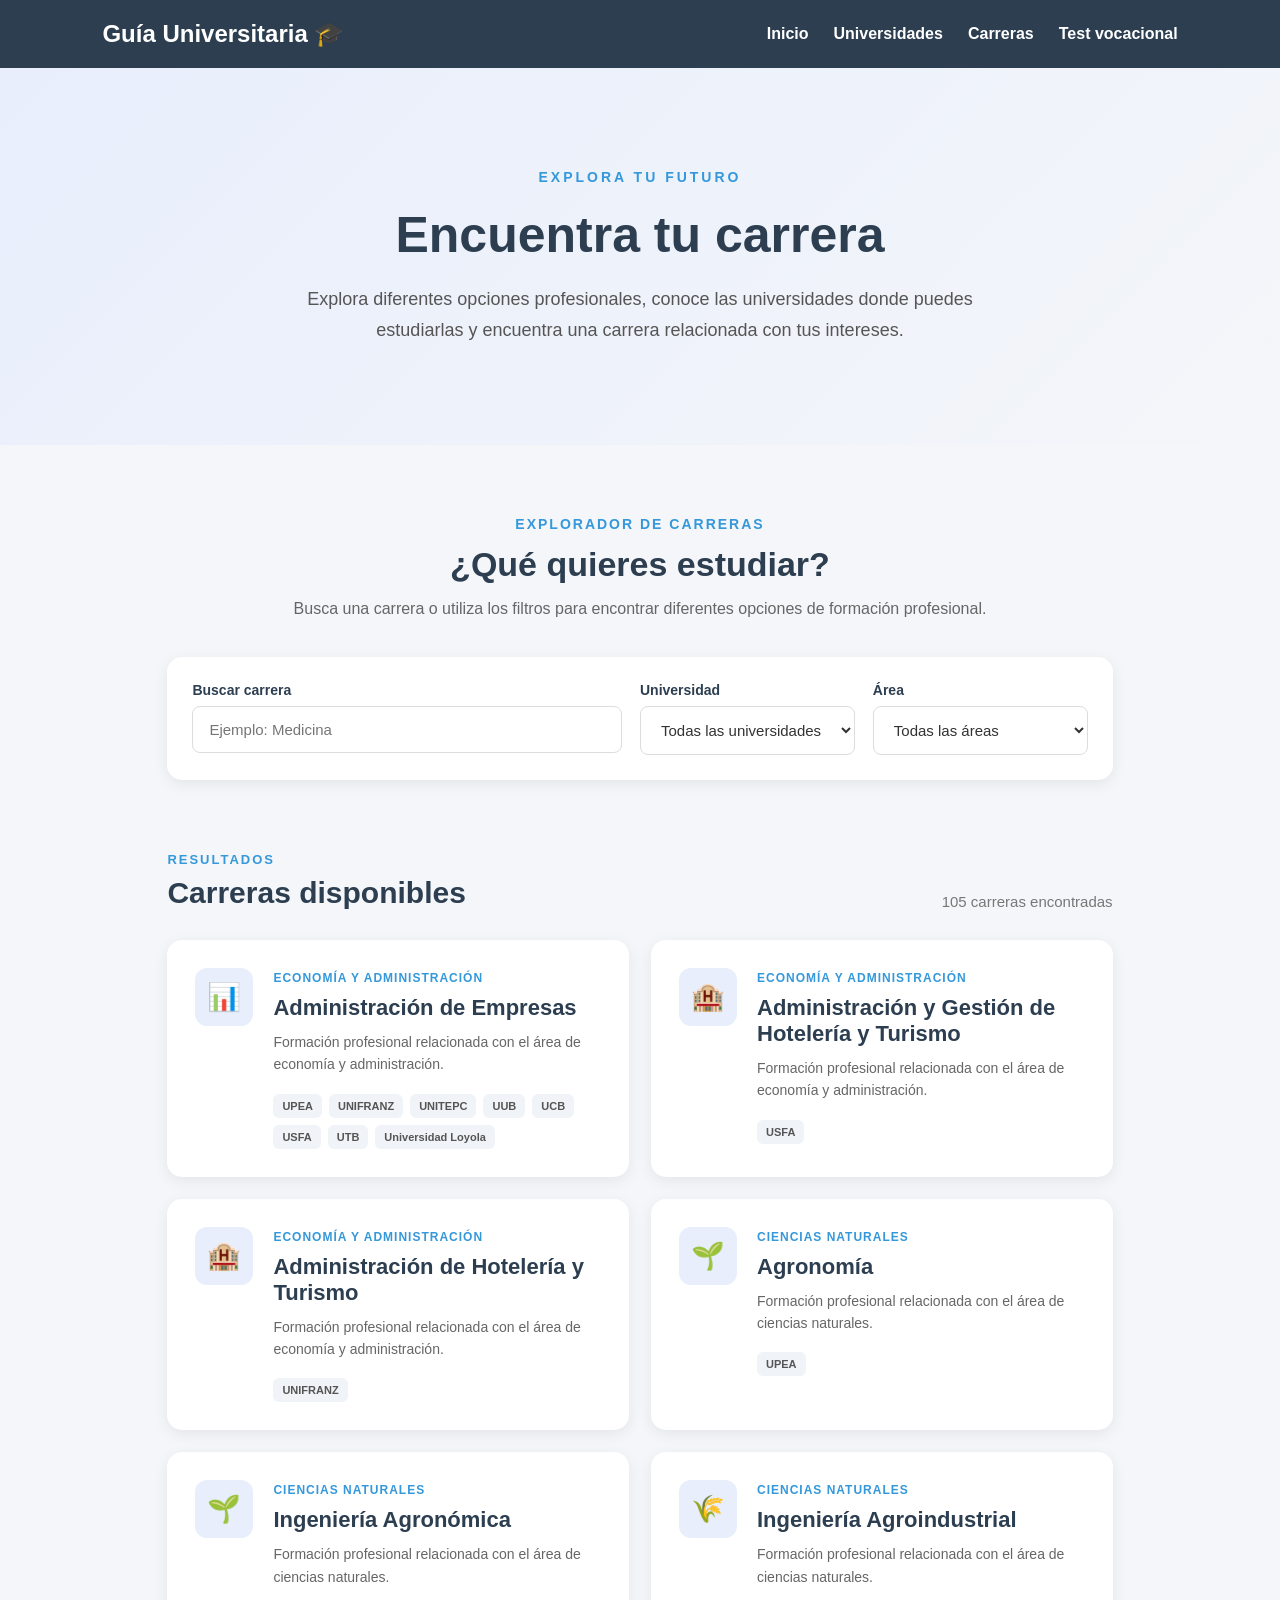
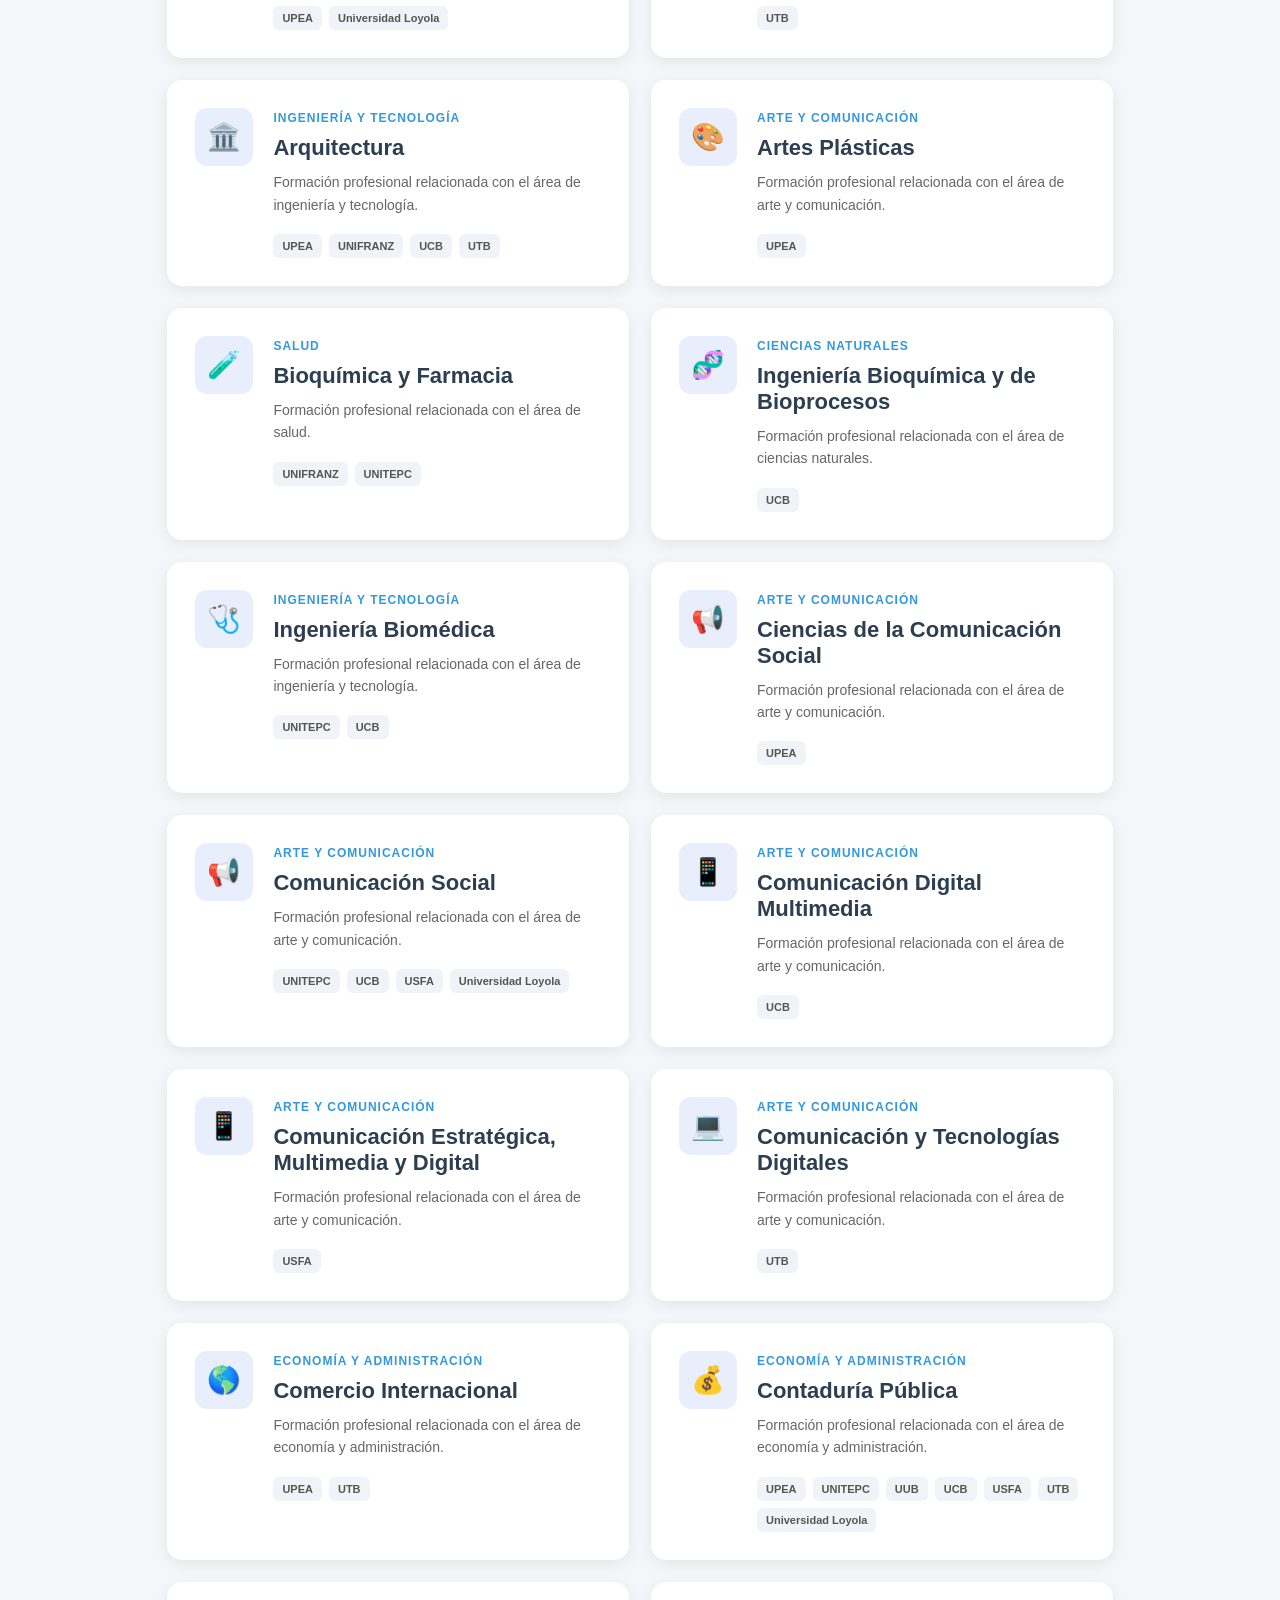
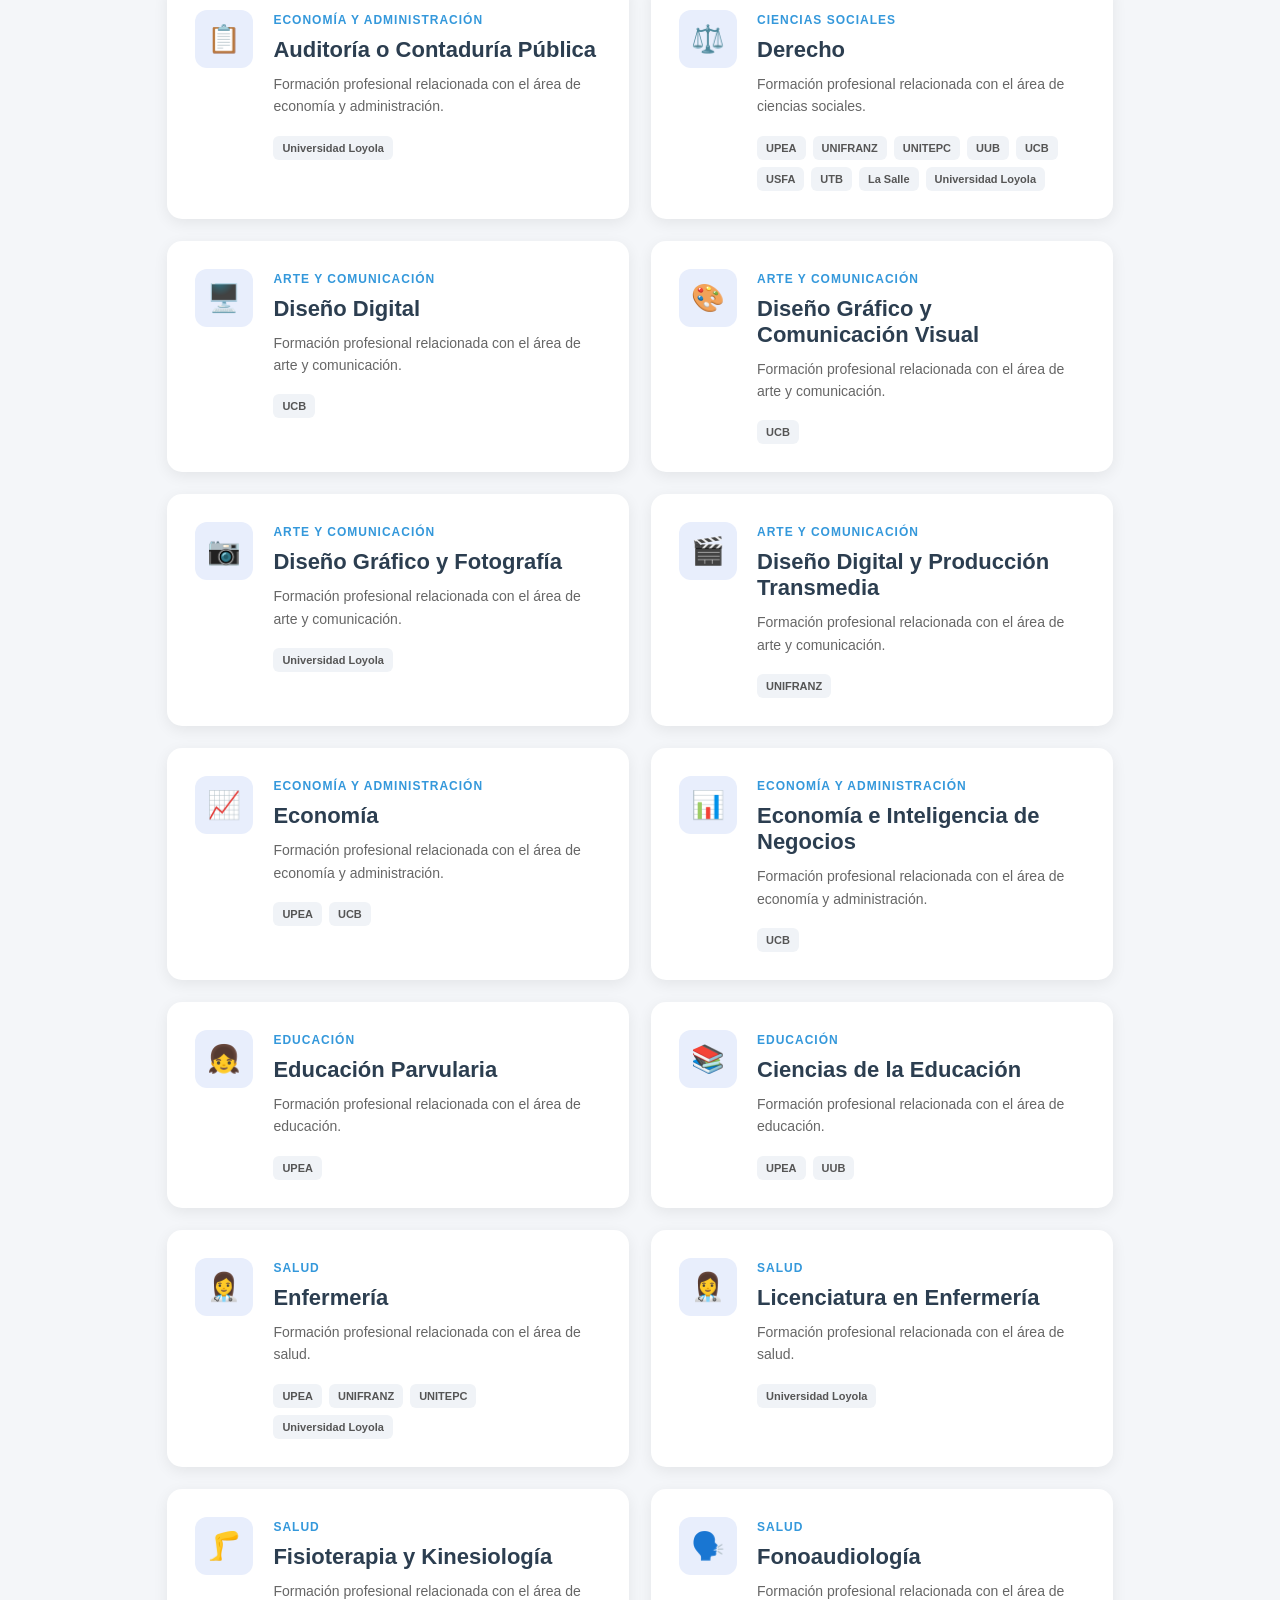
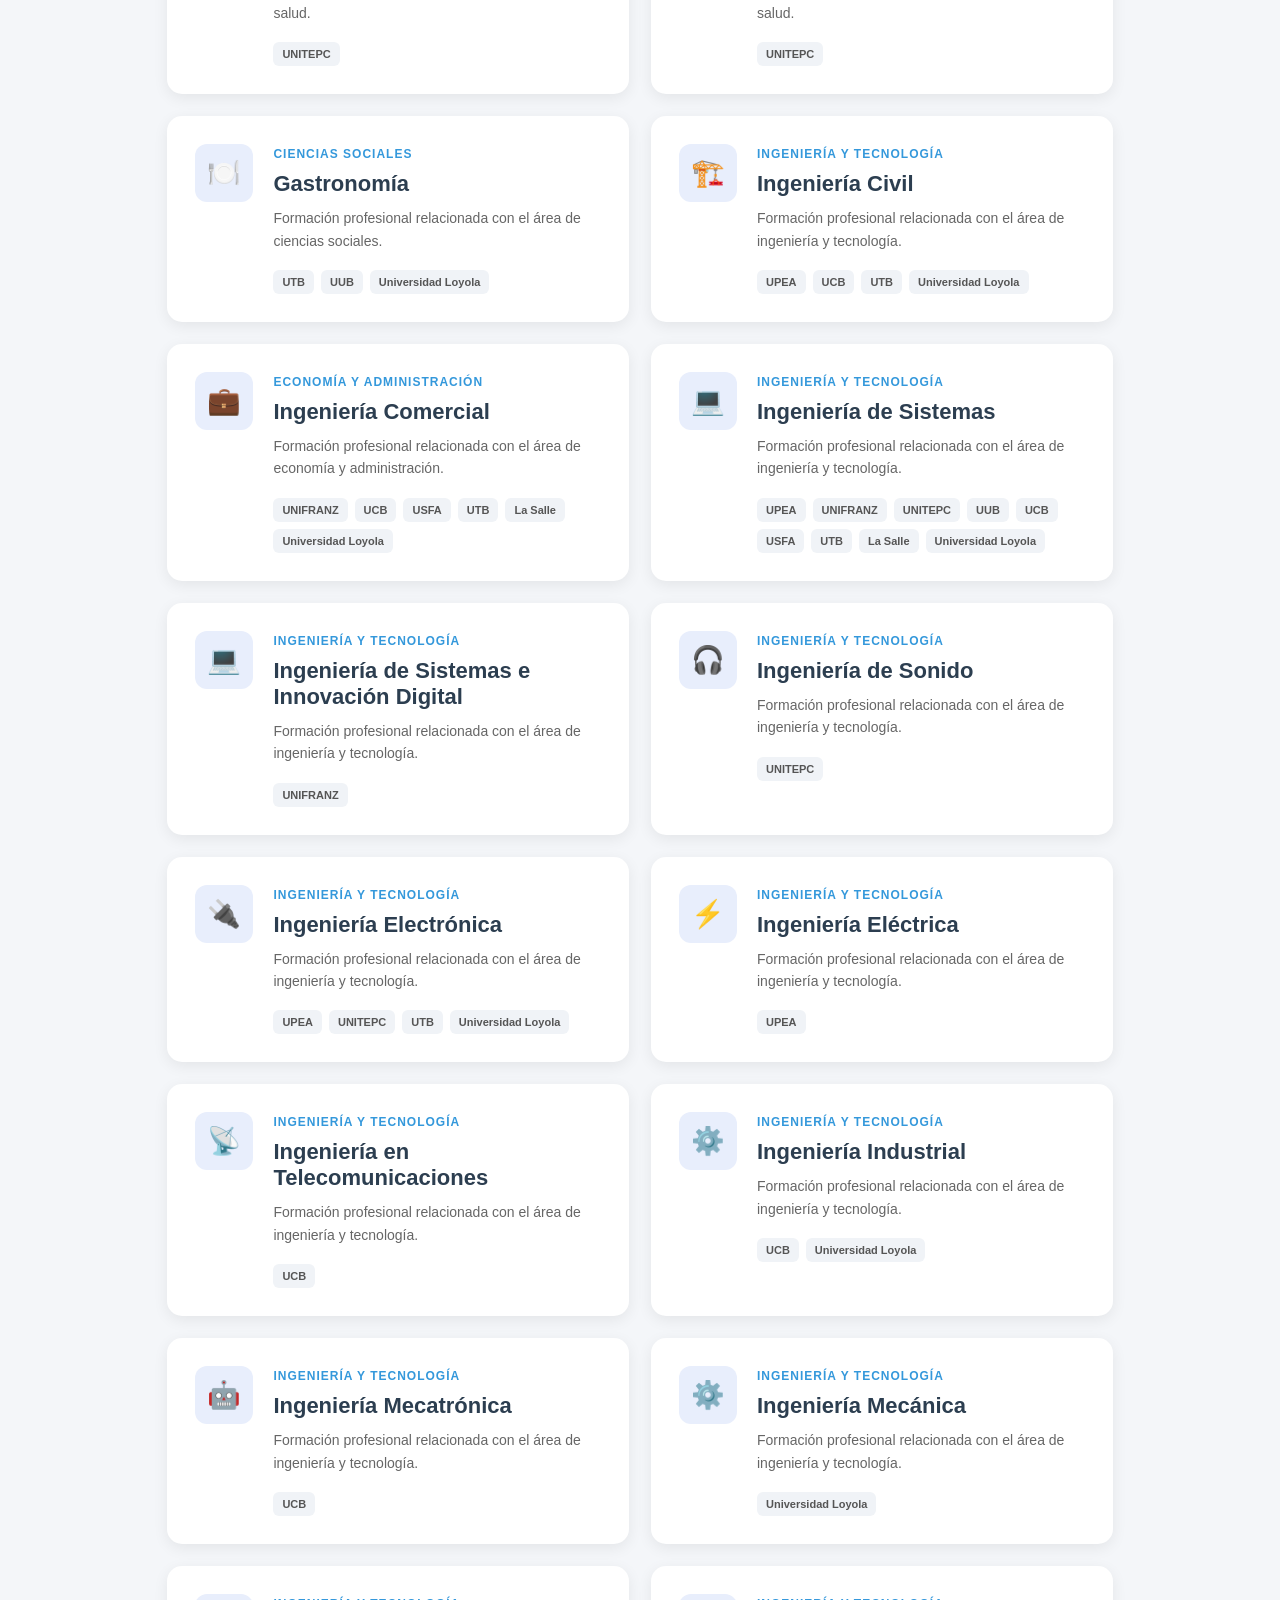
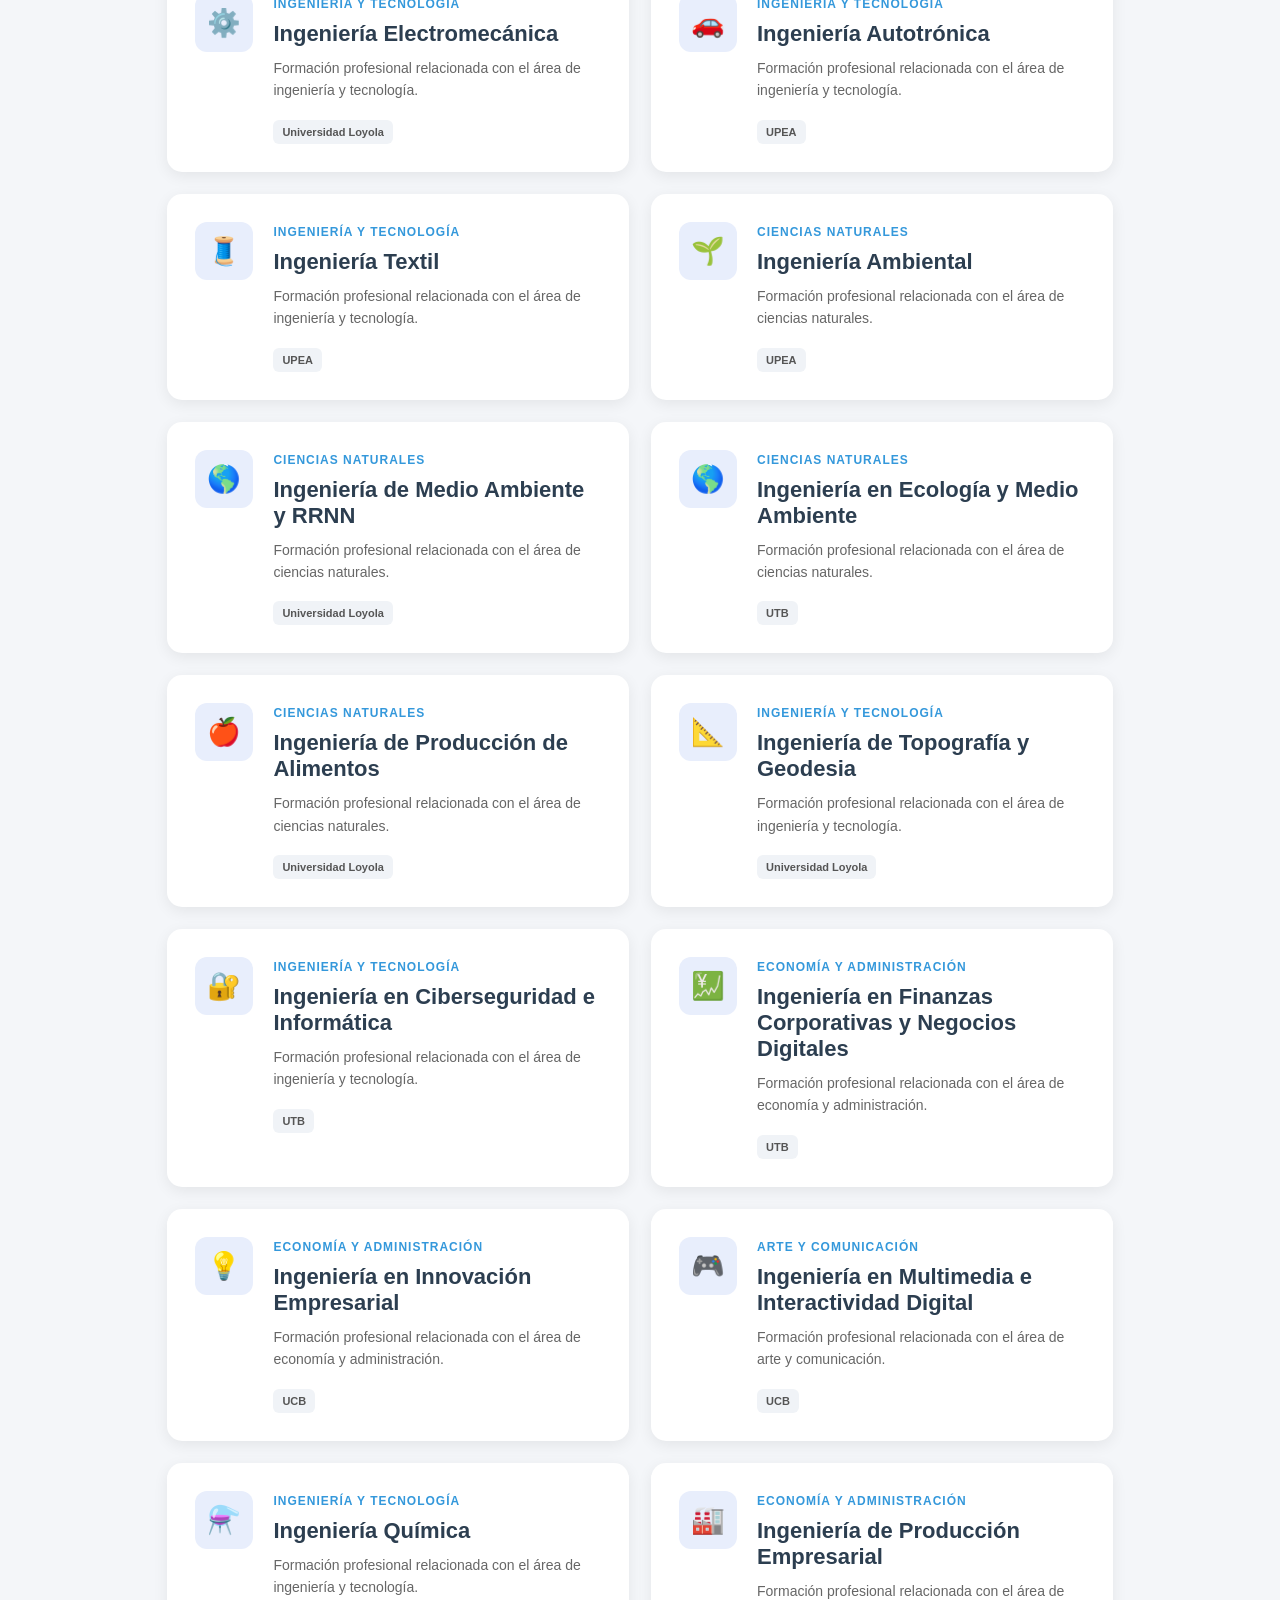
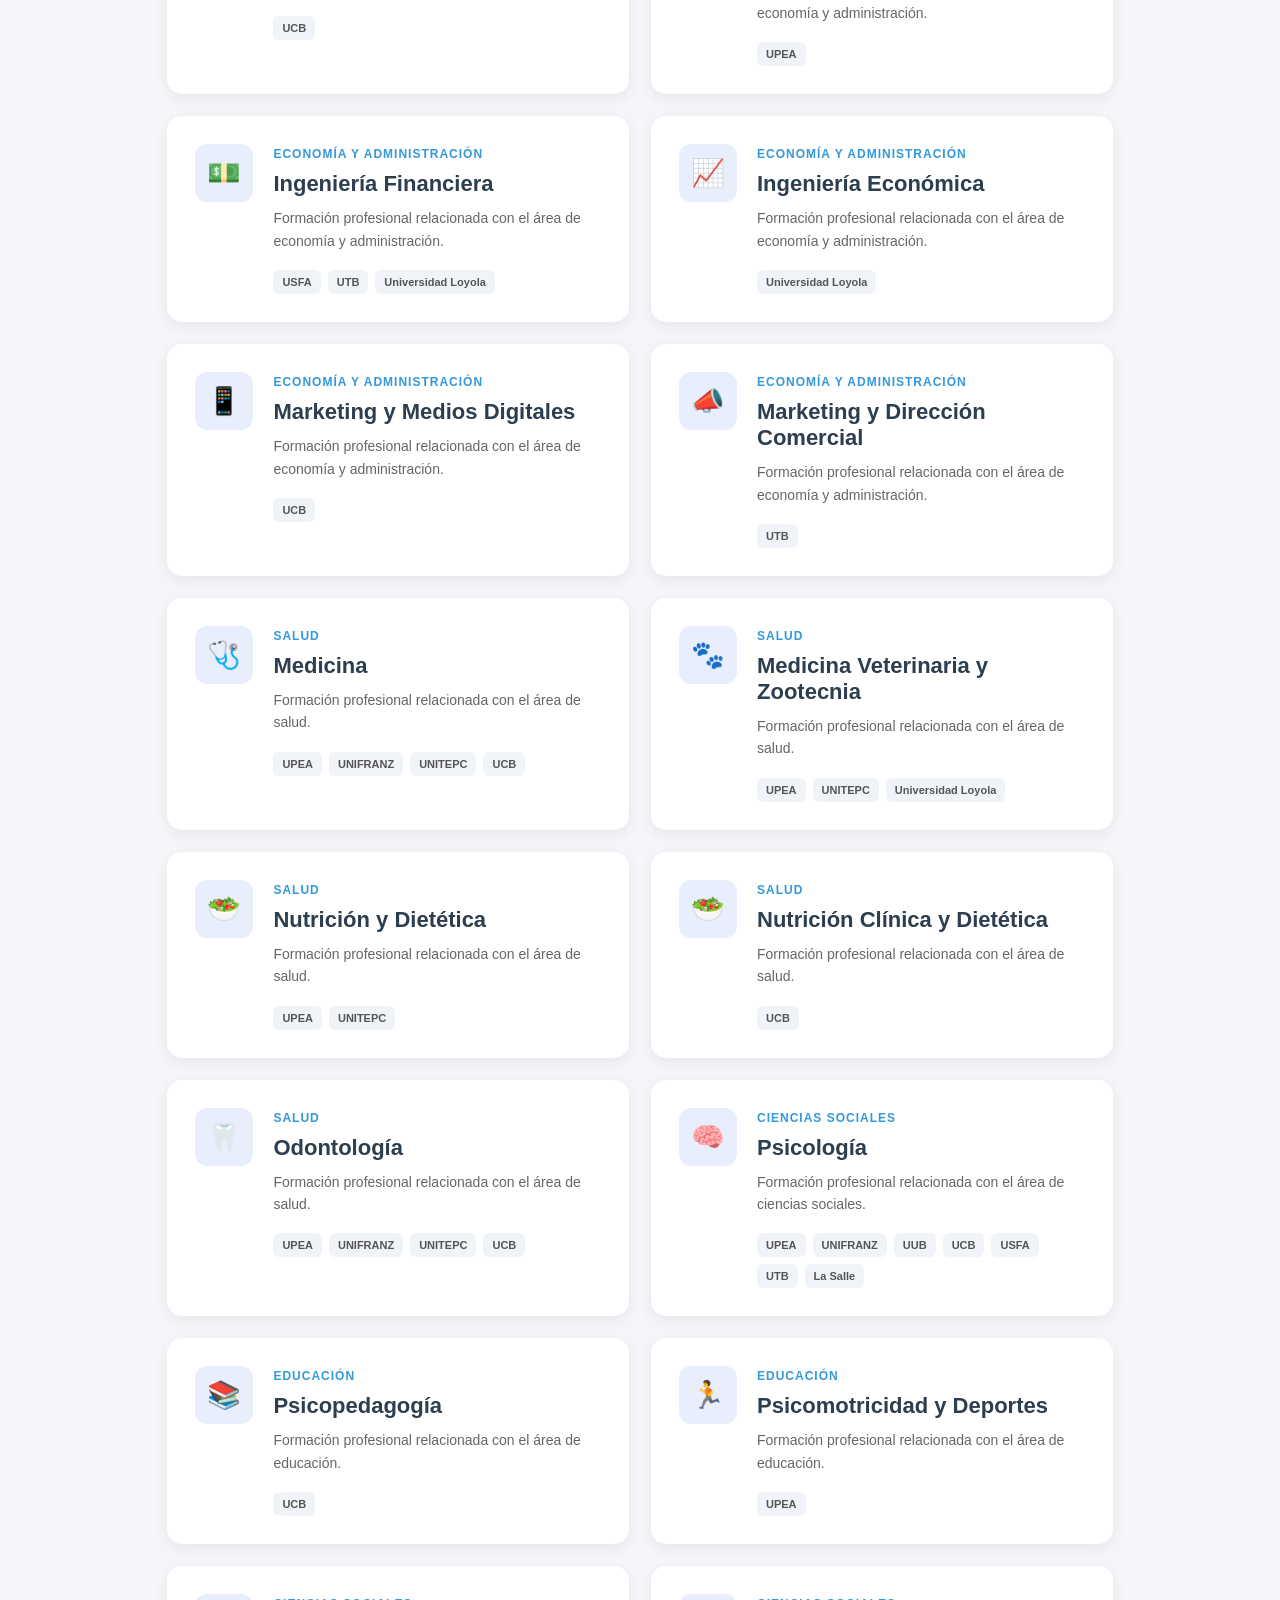
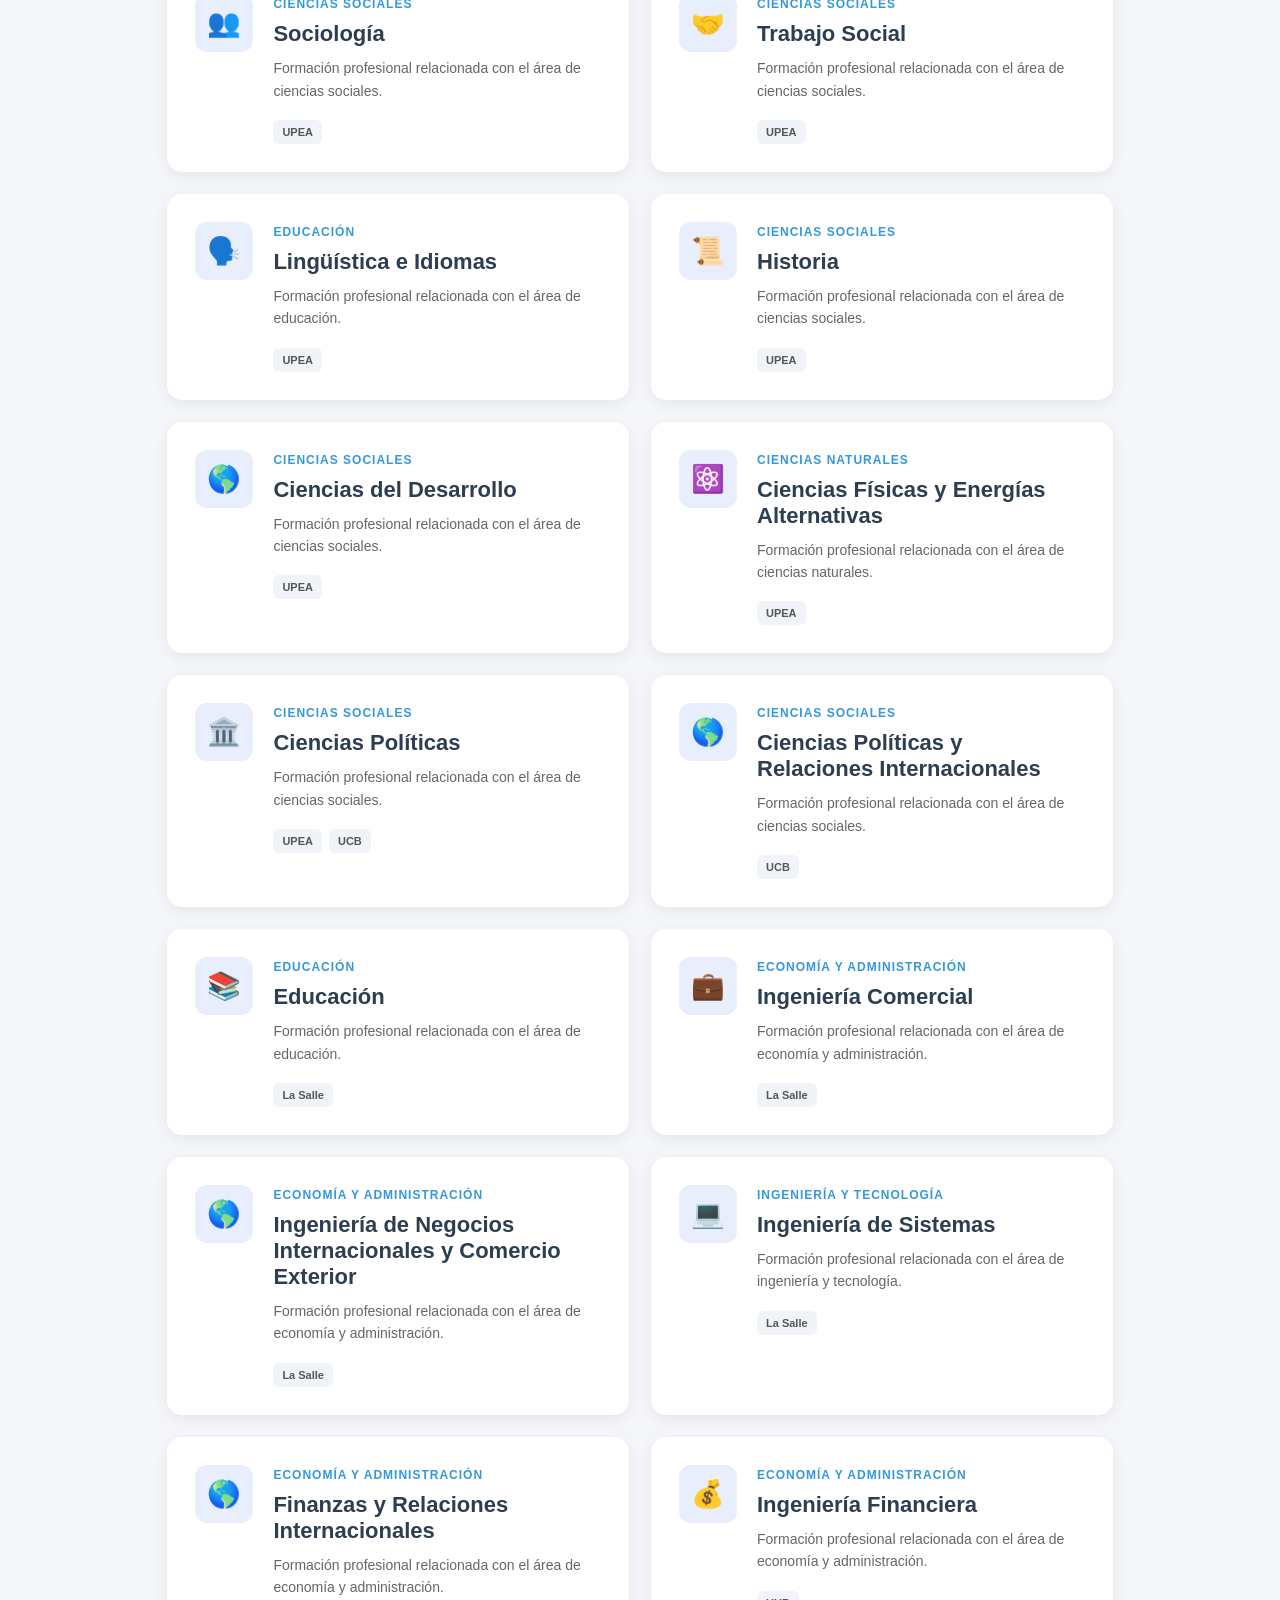
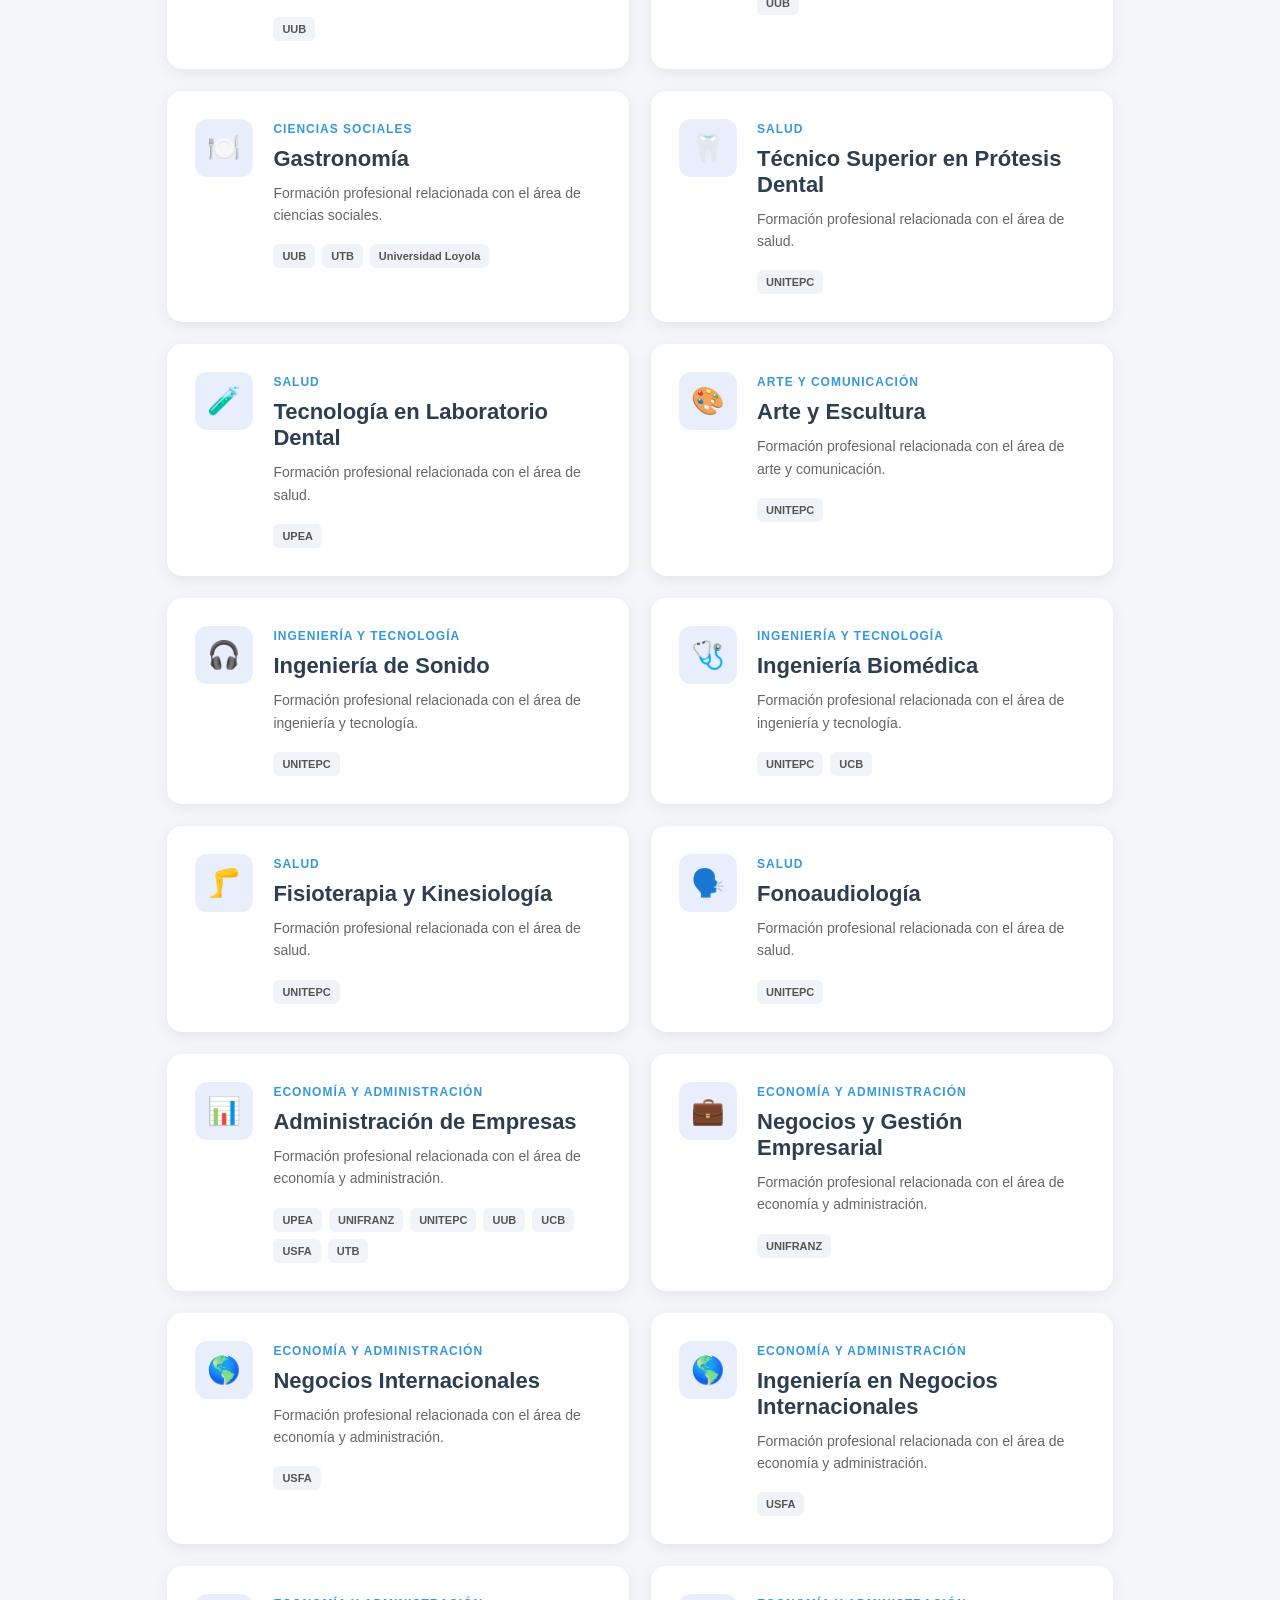
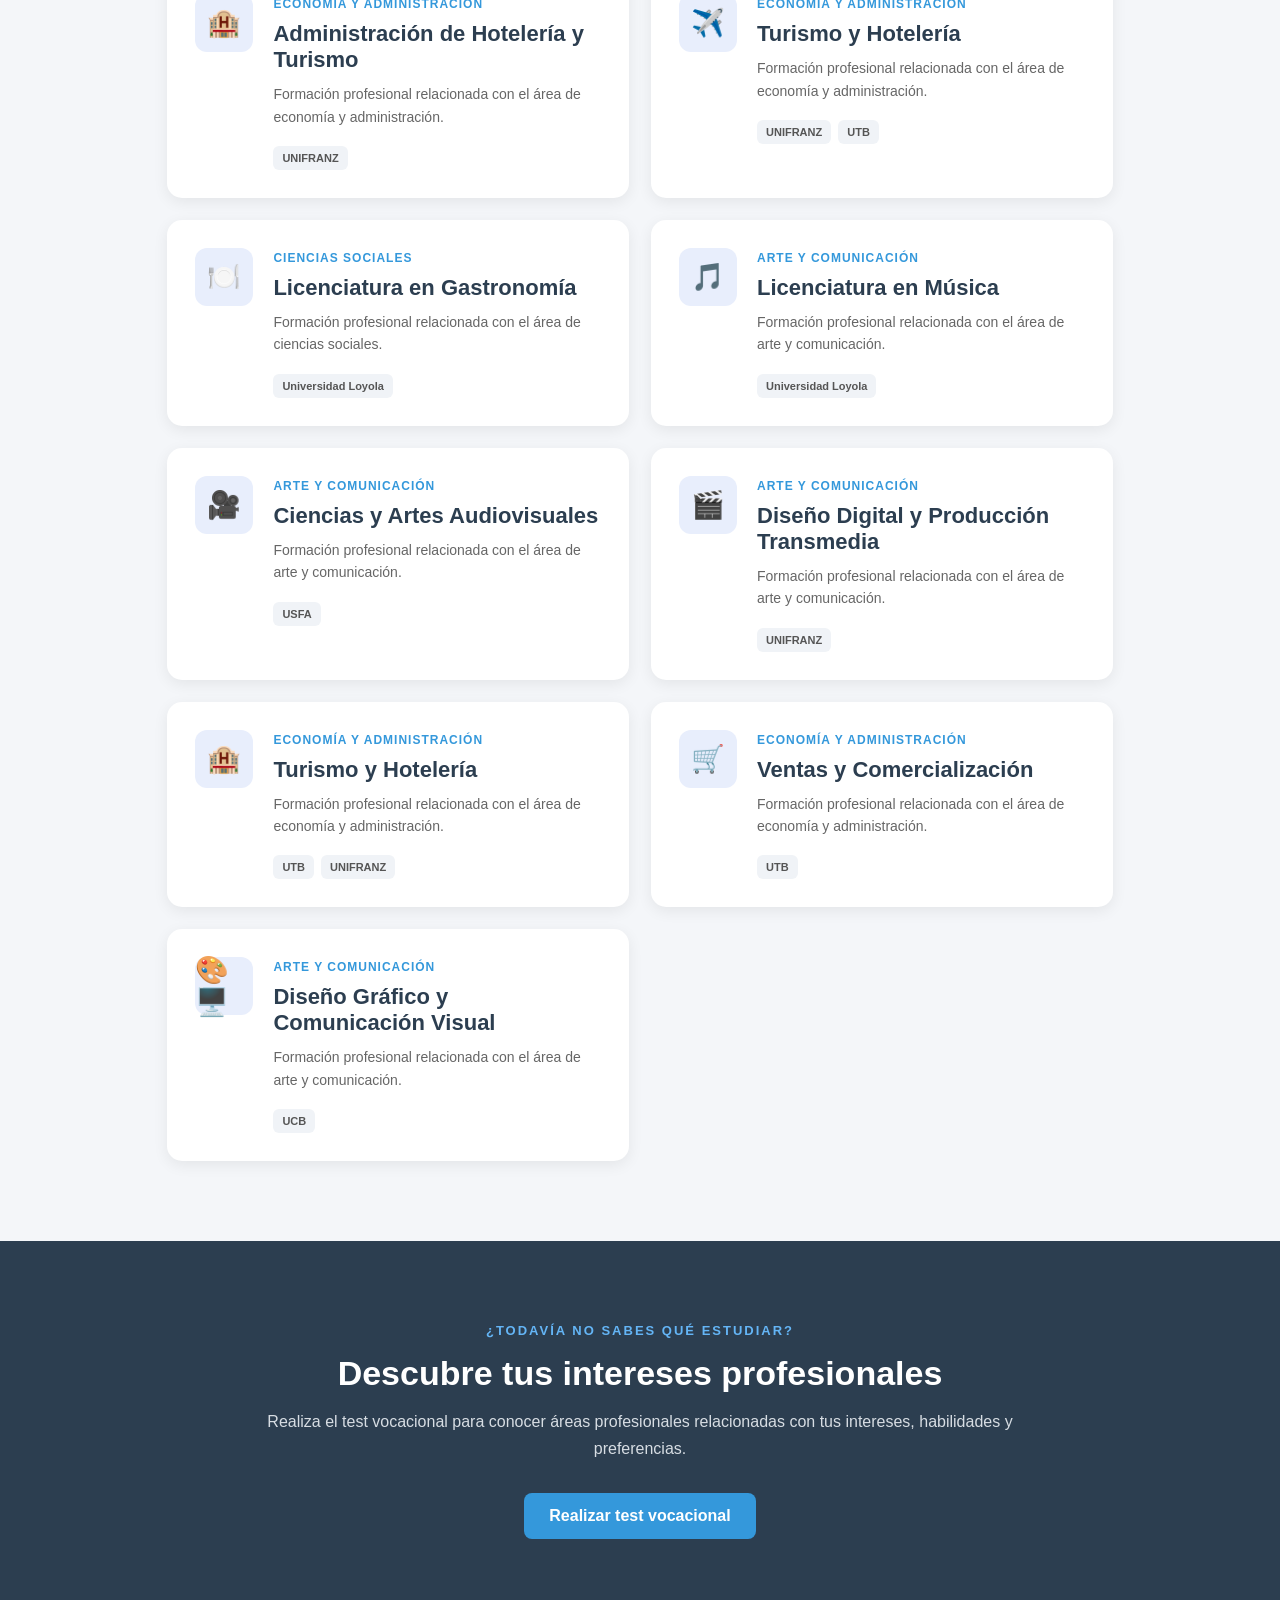
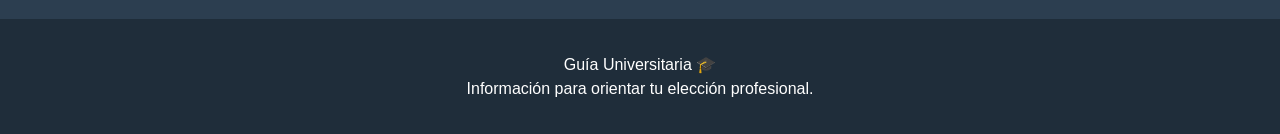
<file: sinfo/carreras.html>
<!DOCTYPE html>
<html lang="es">

<head>
    <meta charset="UTF-8">
    <meta name="viewport" content="width=device-width, initial-scale=1.0">
    <title>Explorar Carreras - Guía Universitaria</title>
    <link rel="stylesheet" href="carreras.css">
</head>

<body>

<header class="encabezado">

    <div class="logo">
        Guía Universitaria 🎓
    </div>

    <input type="checkbox" id="menu-toggle">

    <label for="menu-toggle" class="boton-menu">
        ☰
    </label>

    <nav class="menu">
        <a href="index.html">Inicio</a>
        <a href="universidades.html">Universidades</a>
        <a >Carreras</a>
        <a href="test.html">Test vocacional</a>
    </nav>

</header>

<section class="hero-carreras">

    <div class="contenido-hero">

        <span class="etiqueta">EXPLORA TU FUTURO</span>

        <h1>Encuentra tu carrera</h1>

        <p>
            Explora diferentes opciones profesionales, conoce las universidades
            donde puedes estudiarlas y encuentra una carrera relacionada con
            tus intereses.
        </p>

    </div>

</section>

<section class="seccion-explorar">

    <div class="titulo-seccion">

        <span>EXPLORADOR DE CARRERAS</span>

        <h2>¿Qué quieres estudiar?</h2>

        <p>
            Busca una carrera o utiliza los filtros para encontrar diferentes
            opciones de formación profesional.
        </p>

    </div>

    <div class="filtros">

        <div class="buscador">

            <label for="buscador-carreras">
                Buscar carrera
            </label>

            <input
                type="text"
                id="buscador-carreras"
                placeholder="Ejemplo: Medicina"
            >

        </div>

        <div class="filtro">

            <label for="filtro-universidad">
                Universidad
            </label>

            <select id="filtro-universidad">

                <option value="todas">Todas las universidades</option>
                <option value="upea">UPEA</option>
                <option value="unifranz">UNIFRANZ</option>
                <option value="unitepc">UNITEPC</option>
                <option value="uub">UUB</option>
                <option value="ucb">UCB</option>
                <option value="usfa">USFA</option>
                <option value="utb">UTB</option>
                <option value="lasalle">La Salle</option>
                <option value="loyola">Universidad Loyola</option>

            </select>

        </div>

        <div class="filtro">

            <label for="filtro-area">
                Área
            </label>

            <select id="filtro-area">

                <option value="todas">Todas las áreas</option>
                <option value="ingenieria">Ingeniería y Tecnología</option>
                <option value="salud">Salud</option>
                <option value="economia">Economía y Administración</option>
                <option value="sociales">Ciencias Sociales</option>
                <option value="educacion">Educación</option>
                <option value="arte">Arte y Comunicación</option>
                <option value="naturales">Ciencias Naturales</option>

            </select>

        </div>

    </div>

</section>

<section class="seccion-resultados">

    <div class="encabezado-resultados">

        <div>
            <span>RESULTADOS</span>
            <h2>Carreras disponibles</h2>
        </div>

        <p id="contador-carreras"></p>

    </div>

    <div class="contenedor-carreras" id="contenedor-carreras"></div>

    <div class="sin-resultados" id="sin-resultados">

        <div class="icono-sin-resultados">
            🔎
        </div>

        <h3>No encontramos esa carrera</h3>

        <p>
            Prueba con otro nombre o cambia los filtros de búsqueda.
        </p>

    </div>

</section>

<section class="seccion-orientacion">

    <div class="contenido-orientacion">

        <span>¿TODAVÍA NO SABES QUÉ ESTUDIAR?</span>

        <h2>Descubre tus intereses profesionales</h2>

        <p>
            Realiza el test vocacional para conocer áreas profesionales
            relacionadas con tus intereses, habilidades y preferencias.
        </p>

        <a href="test.html">
            Realizar test vocacional
        </a>

    </div>

</section>

<footer>

    <p>Guía Universitaria 🎓</p>

    <p>
        Información para orientar tu elección profesional.
    </p>

</footer>

<script src="carreras.js"></script>

</body>

</html>
</file>
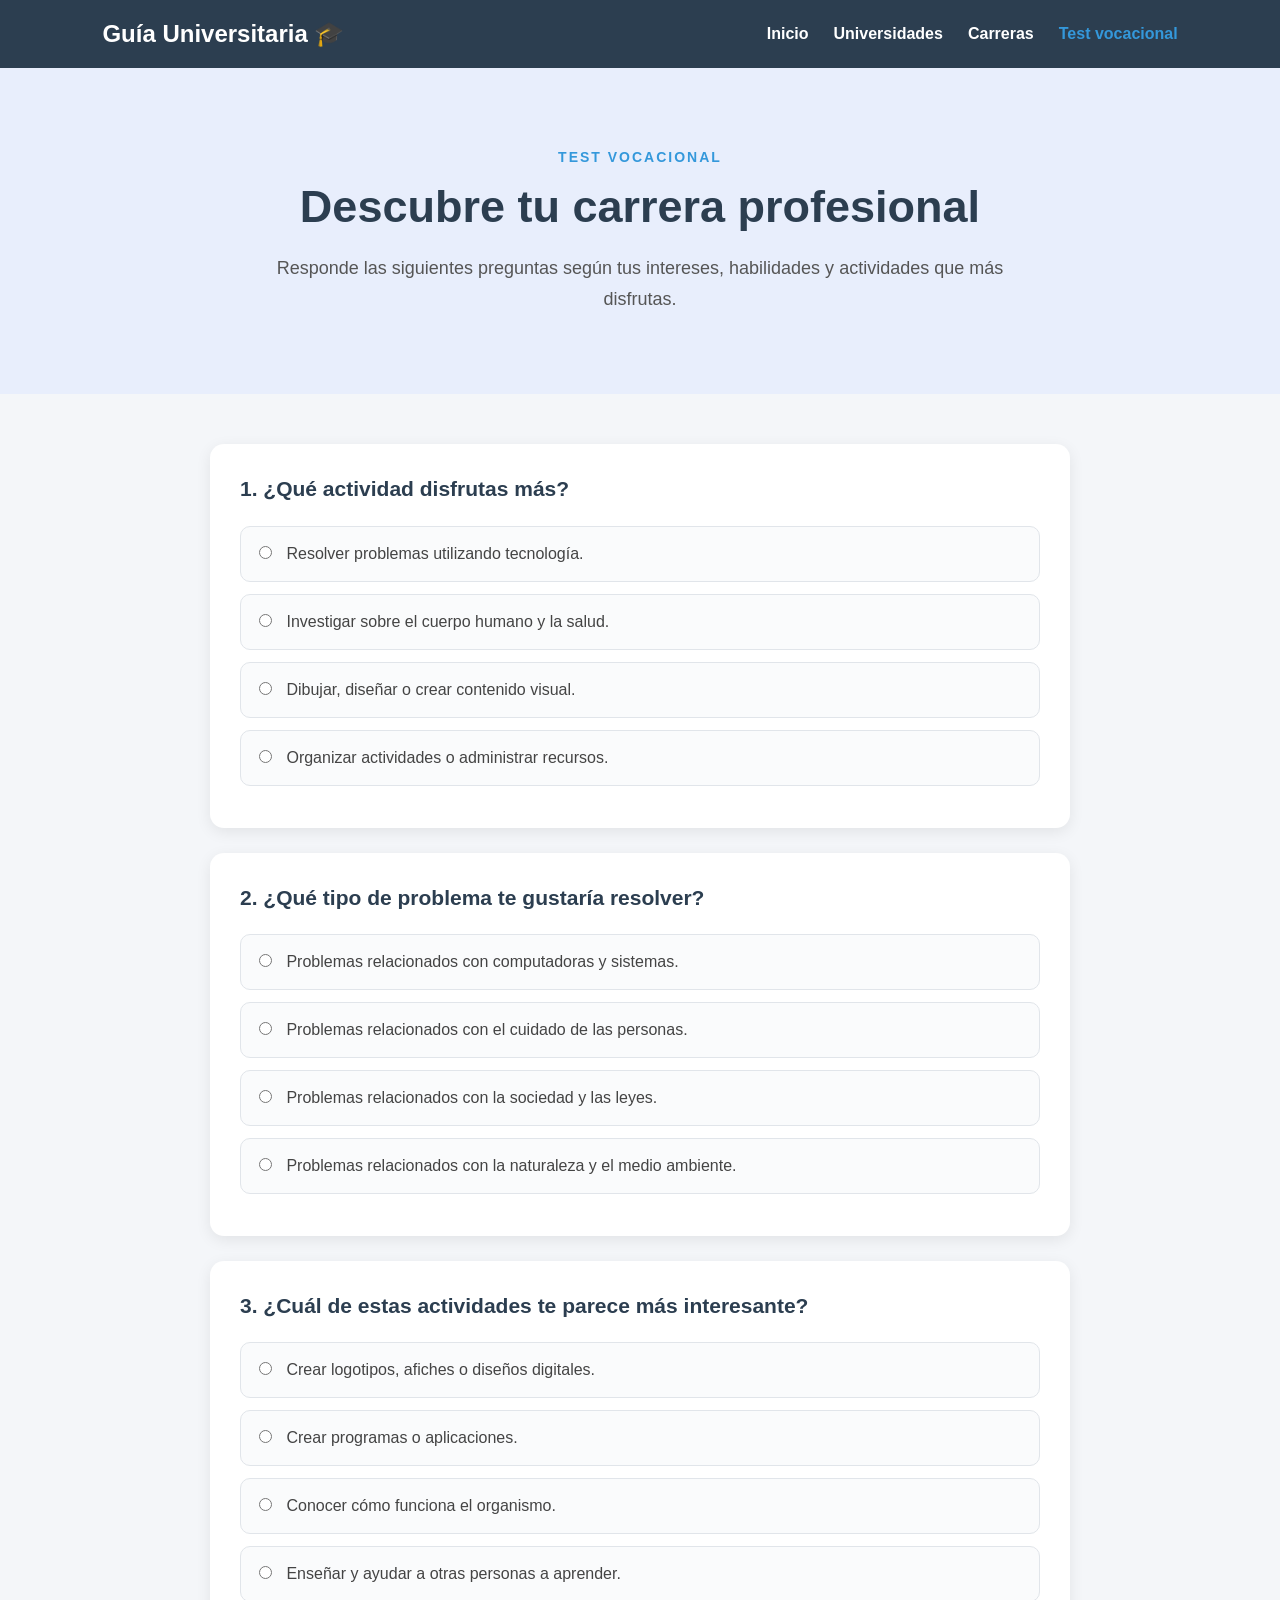
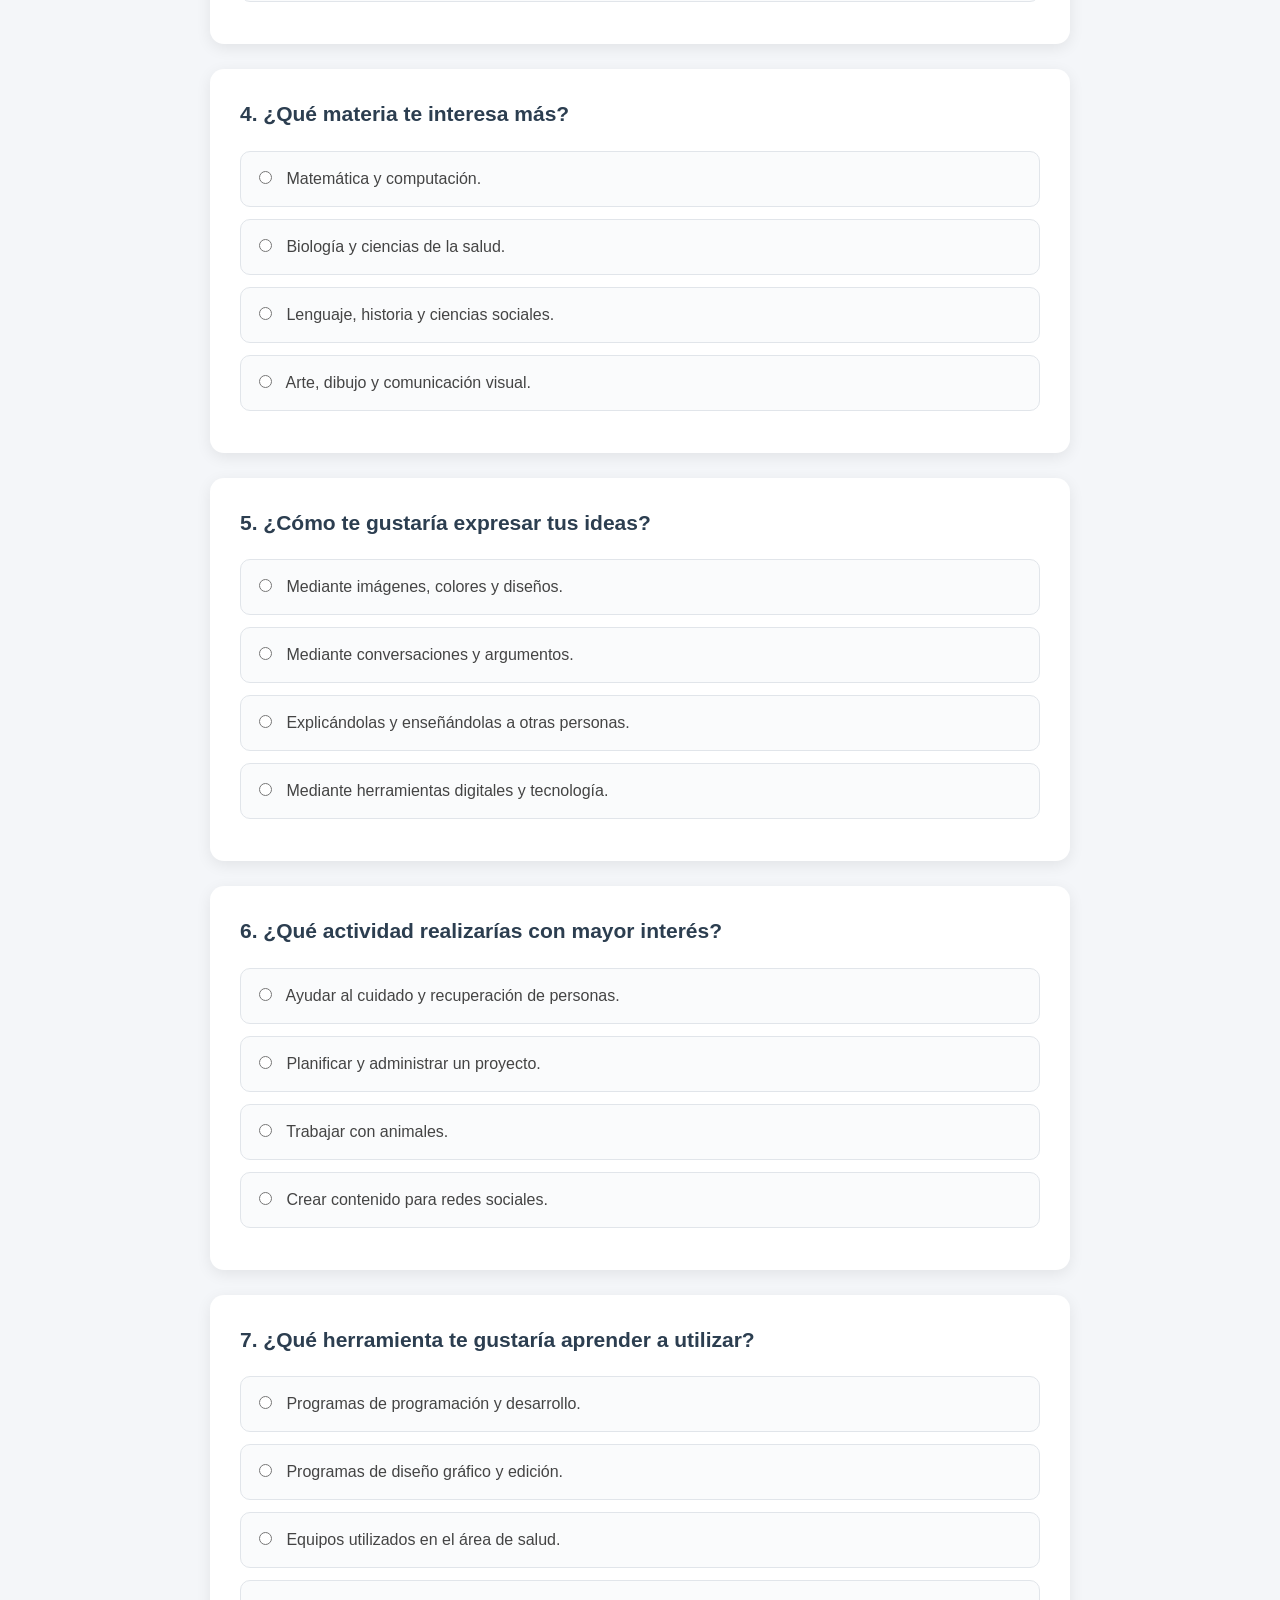
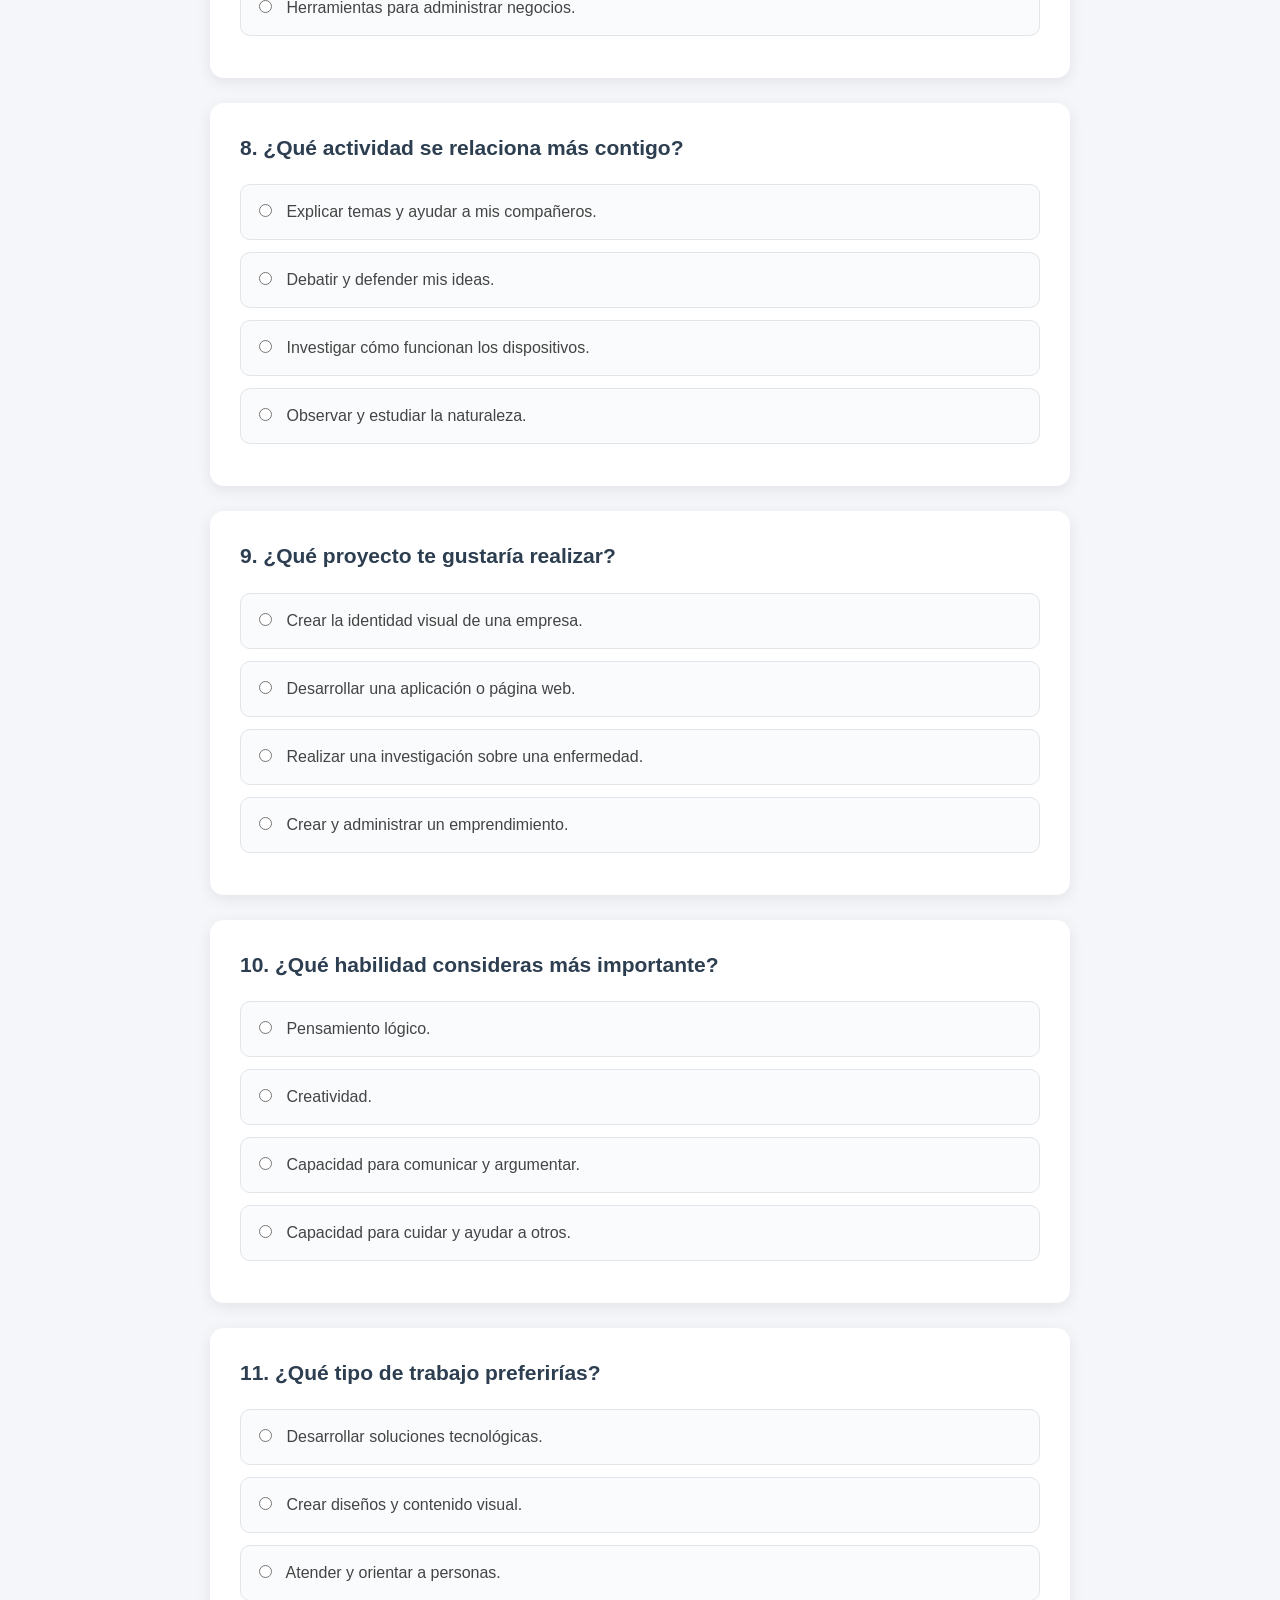
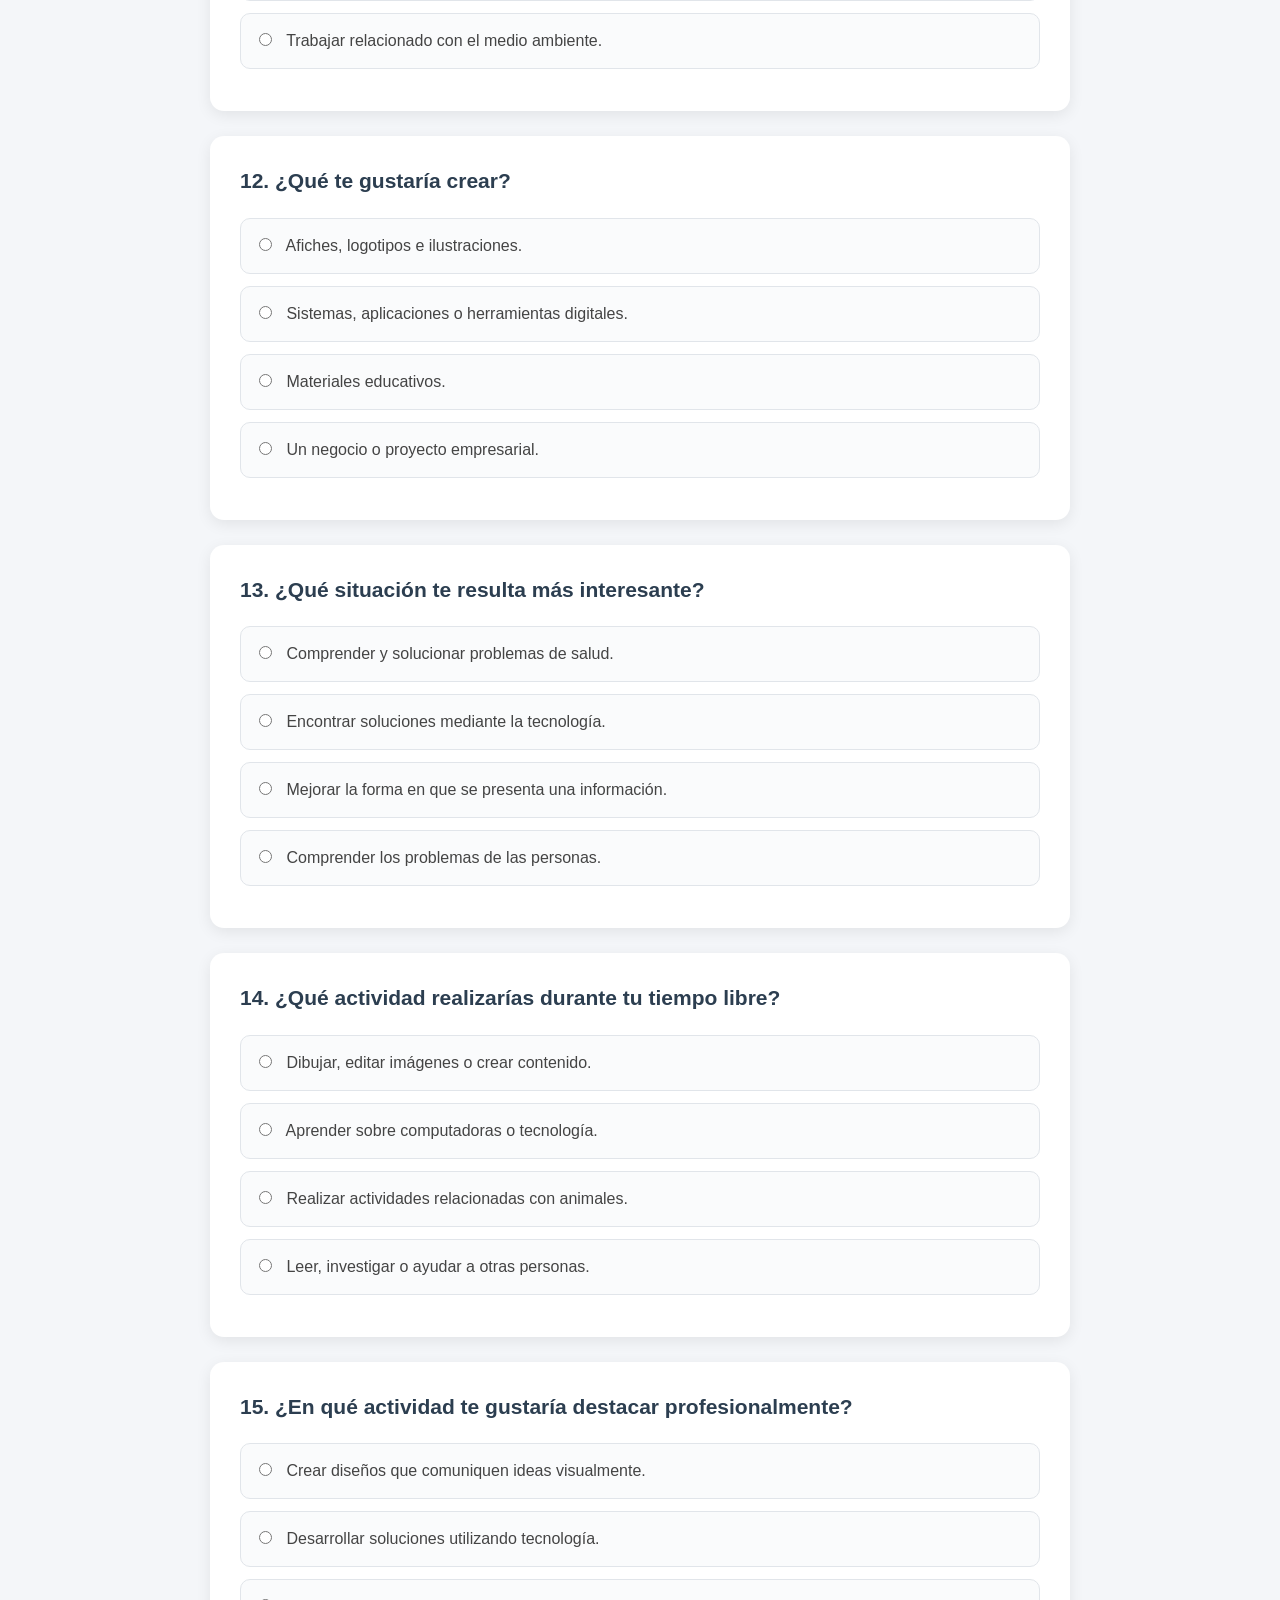
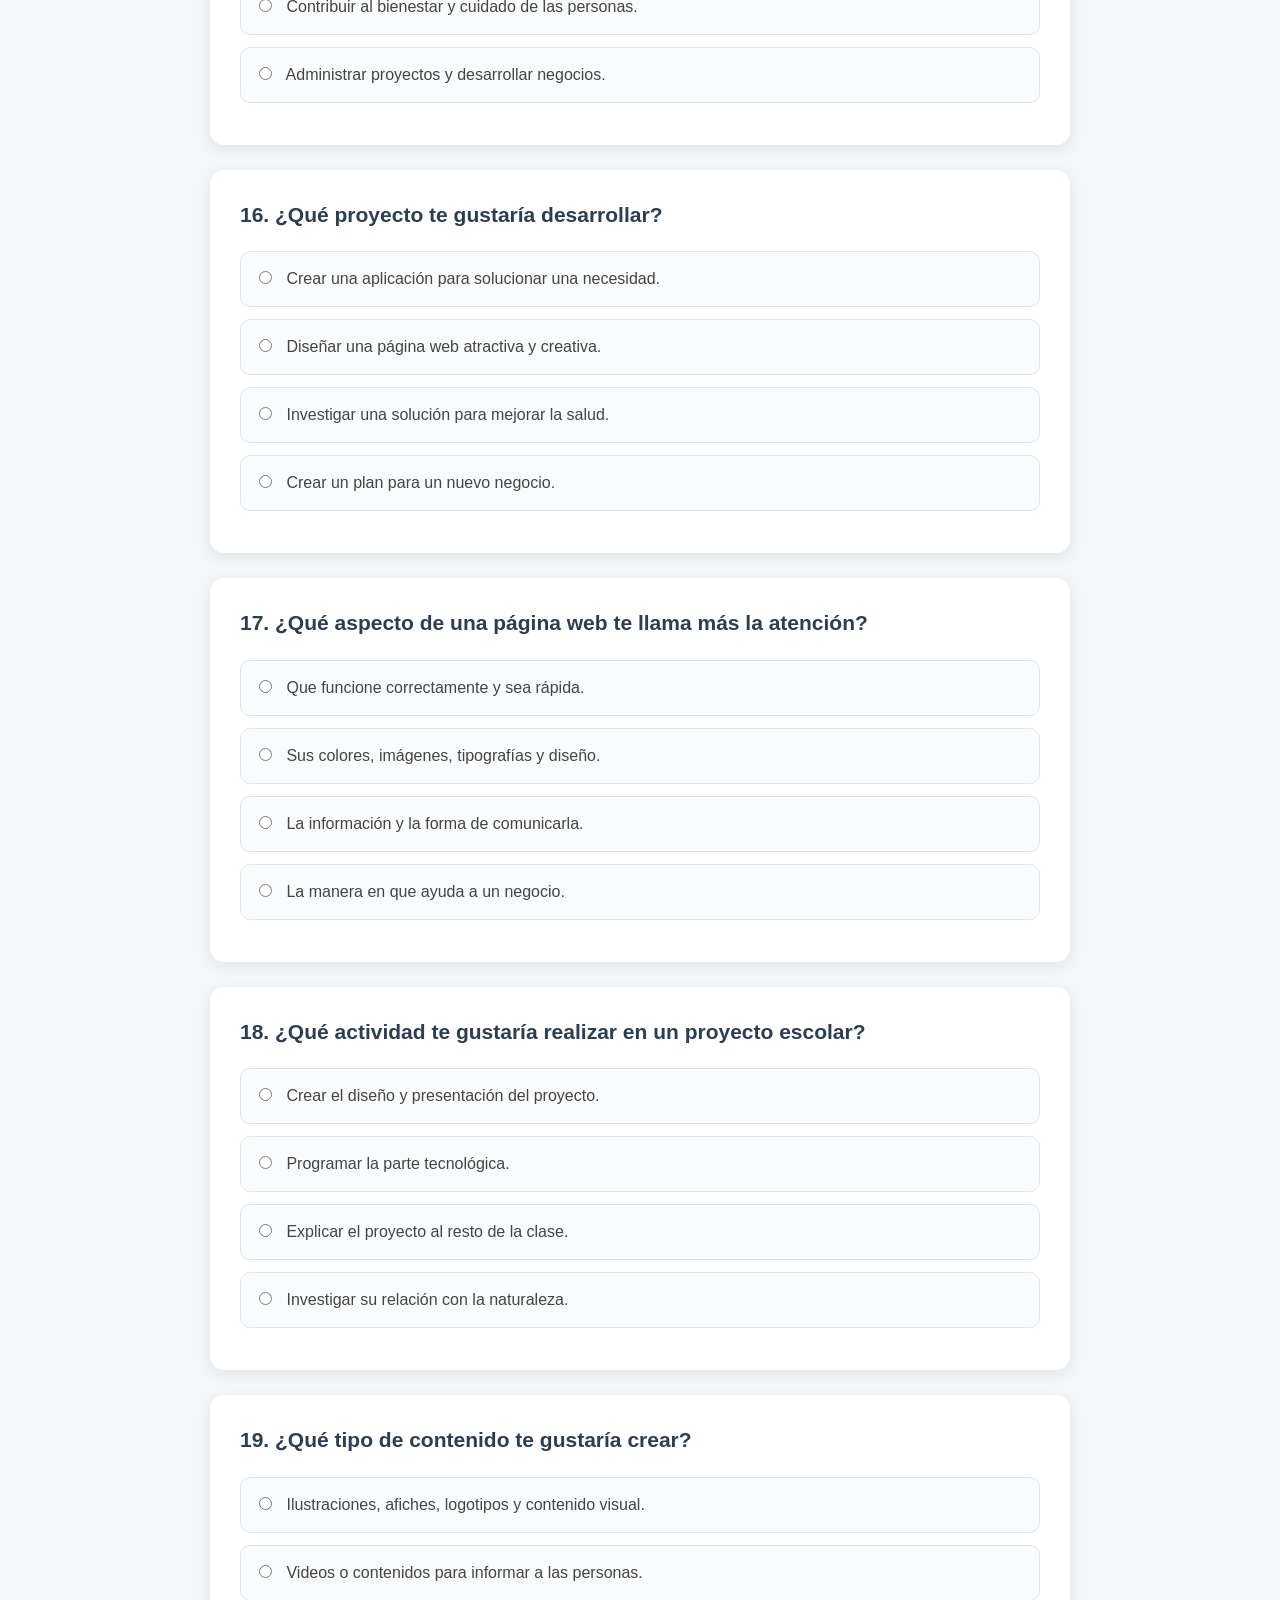
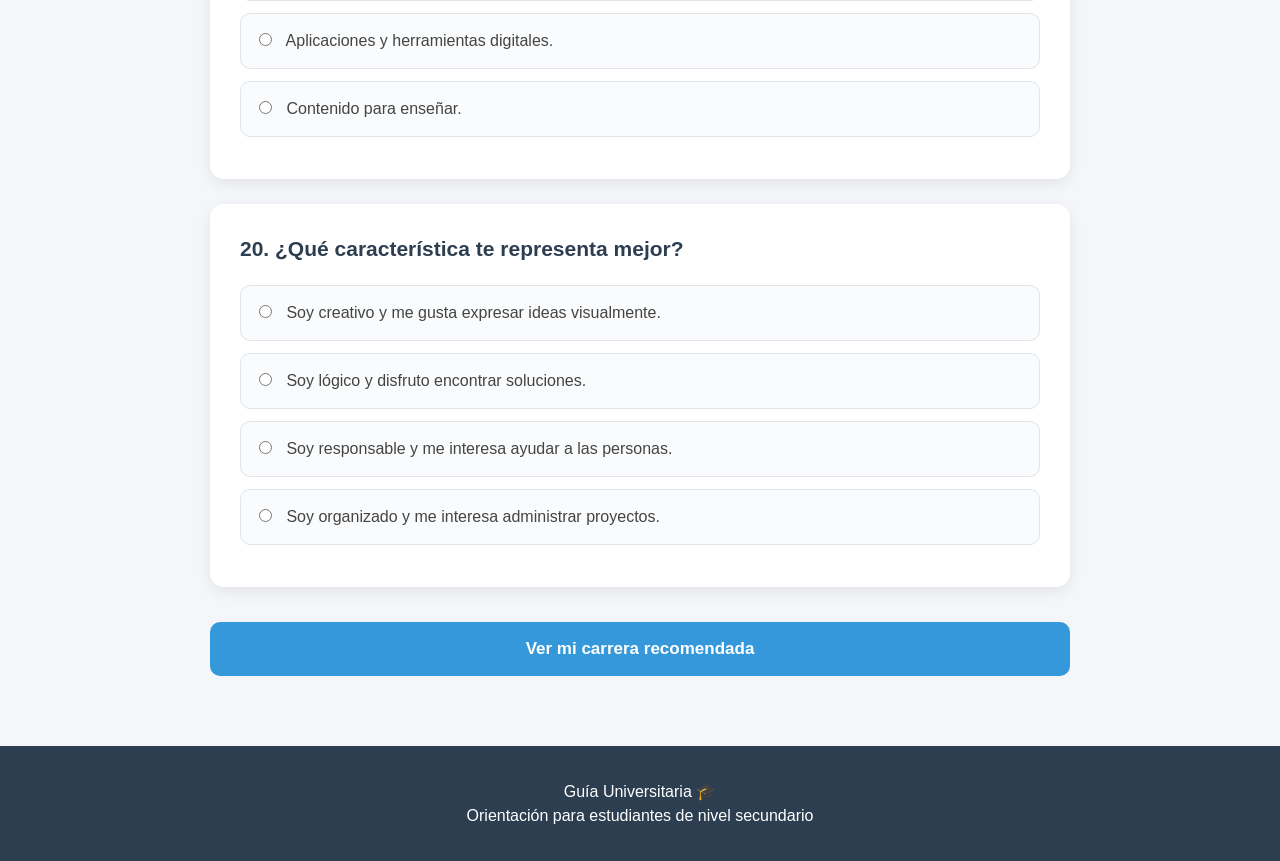
<file: sinfo/test.html>
<!DOCTYPE html>
<html lang="es">
<head>
    <meta charset="UTF-8">
    <meta name="viewport" content="width=device-width, initial-scale=1.0">
    <title>Test Vocacional</title>
    <link rel="stylesheet" href="test.css">
</head>

<body>

<header class="encabezado">

    <div class="logo">Guía Universitaria 🎓</div>

    <input type="checkbox" id="menu-toggle">

    <label for="menu-toggle" class="boton-menu">☰</label>

    <nav class="menu">
        <a href="index.html">Inicio</a>
        <a href="universidades.html">Universidades</a>
        <a href="carreras.html">Carreras</a>
        <a class="activo">Test vocacional</a>
    </nav>

</header>

<section class="portada">

    <span>TEST VOCACIONAL</span>

    <h1>Descubre tu carrera profesional</h1>

    <p>
        Responde las siguientes preguntas según tus intereses,
        habilidades y actividades que más disfrutas.
    </p>

</section>

<main class="contenedor">

    <form id="quizForm">

        <div class="pregunta">
            <h2>1. ¿Qué actividad disfrutas más?</h2>
            <label><input type="radio" name="p1" value="ingenieria_sistemas"> Resolver problemas utilizando tecnología.</label>
            <label><input type="radio" name="p1" value="medicina"> Investigar sobre el cuerpo humano y la salud.</label>
            <label><input type="radio" name="p1" value="diseno_grafico"> Dibujar, diseñar o crear contenido visual.</label>
            <label><input type="radio" name="p1" value="administracion"> Organizar actividades o administrar recursos.</label>
        </div>

        <div class="pregunta">
            <h2>2. ¿Qué tipo de problema te gustaría resolver?</h2>
            <label><input type="radio" name="p2" value="ingenieria_sistemas"> Problemas relacionados con computadoras y sistemas.</label>
            <label><input type="radio" name="p2" value="enfermeria"> Problemas relacionados con el cuidado de las personas.</label>
            <label><input type="radio" name="p2" value="derecho"> Problemas relacionados con la sociedad y las leyes.</label>
            <label><input type="radio" name="p2" value="ingenieria_ambiental"> Problemas relacionados con la naturaleza y el medio ambiente.</label>
        </div>

        <div class="pregunta">
            <h2>3. ¿Cuál de estas actividades te parece más interesante?</h2>
            <label><input type="radio" name="p3" value="diseno_grafico"> Crear logotipos, afiches o diseños digitales.</label>
            <label><input type="radio" name="p3" value="ingenieria_sistemas"> Crear programas o aplicaciones.</label>
            <label><input type="radio" name="p3" value="medicina"> Conocer cómo funciona el organismo.</label>
            <label><input type="radio" name="p3" value="ciencias_educacion"> Enseñar y ayudar a otras personas a aprender.</label>
        </div>

        <div class="pregunta">
            <h2>4. ¿Qué materia te interesa más?</h2>
            <label><input type="radio" name="p4" value="ingenieria_sistemas"> Matemática y computación.</label>
            <label><input type="radio" name="p4" value="medicina"> Biología y ciencias de la salud.</label>
            <label><input type="radio" name="p4" value="derecho"> Lenguaje, historia y ciencias sociales.</label>
            <label><input type="radio" name="p4" value="diseno_grafico"> Arte, dibujo y comunicación visual.</label>
        </div>

        <div class="pregunta">
            <h2>5. ¿Cómo te gustaría expresar tus ideas?</h2>
            <label><input type="radio" name="p5" value="diseno_grafico"> Mediante imágenes, colores y diseños.</label>
            <label><input type="radio" name="p5" value="derecho"> Mediante conversaciones y argumentos.</label>
            <label><input type="radio" name="p5" value="ciencias_educacion"> Explicándolas y enseñándolas a otras personas.</label>
            <label><input type="radio" name="p5" value="ingenieria_sistemas"> Mediante herramientas digitales y tecnología.</label>
        </div>

        <div class="pregunta">
            <h2>6. ¿Qué actividad realizarías con mayor interés?</h2>
            <label><input type="radio" name="p6" value="enfermeria"> Ayudar al cuidado y recuperación de personas.</label>
            <label><input type="radio" name="p6" value="administracion"> Planificar y administrar un proyecto.</label>
            <label><input type="radio" name="p6" value="medicina_veterinaria"> Trabajar con animales.</label>
            <label><input type="radio" name="p6" value="diseno_grafico"> Crear contenido para redes sociales.</label>
        </div>

        <div class="pregunta">
            <h2>7. ¿Qué herramienta te gustaría aprender a utilizar?</h2>
            <label><input type="radio" name="p7" value="ingenieria_sistemas"> Programas de programación y desarrollo.</label>
            <label><input type="radio" name="p7" value="diseno_grafico"> Programas de diseño gráfico y edición.</label>
            <label><input type="radio" name="p7" value="enfermeria"> Equipos utilizados en el área de salud.</label>
            <label><input type="radio" name="p7" value="administracion"> Herramientas para administrar negocios.</label>
        </div>

        <div class="pregunta">
            <h2>8. ¿Qué actividad se relaciona más contigo?</h2>
            <label><input type="radio" name="p8" value="ciencias_educacion"> Explicar temas y ayudar a mis compañeros.</label>
            <label><input type="radio" name="p8" value="derecho"> Debatir y defender mis ideas.</label>
            <label><input type="radio" name="p8" value="ingenieria_electronica"> Investigar cómo funcionan los dispositivos.</label>
            <label><input type="radio" name="p8" value="ingenieria_ambiental"> Observar y estudiar la naturaleza.</label>
        </div>

        <div class="pregunta">
            <h2>9. ¿Qué proyecto te gustaría realizar?</h2>
            <label><input type="radio" name="p9" value="diseno_grafico"> Crear la identidad visual de una empresa.</label>
            <label><input type="radio" name="p9" value="ingenieria_sistemas"> Desarrollar una aplicación o página web.</label>
            <label><input type="radio" name="p9" value="medicina"> Realizar una investigación sobre una enfermedad.</label>
            <label><input type="radio" name="p9" value="administracion"> Crear y administrar un emprendimiento.</label>
        </div>

        <div class="pregunta">
            <h2>10. ¿Qué habilidad consideras más importante?</h2>
            <label><input type="radio" name="p10" value="ingenieria_sistemas"> Pensamiento lógico.</label>
            <label><input type="radio" name="p10" value="diseno_grafico"> Creatividad.</label>
            <label><input type="radio" name="p10" value="derecho"> Capacidad para comunicar y argumentar.</label>
            <label><input type="radio" name="p10" value="enfermeria"> Capacidad para cuidar y ayudar a otros.</label>
        </div>

        <div class="pregunta">
            <h2>11. ¿Qué tipo de trabajo preferirías?</h2>
            <label><input type="radio" name="p11" value="ingenieria_sistemas"> Desarrollar soluciones tecnológicas.</label>
            <label><input type="radio" name="p11" value="diseno_grafico"> Crear diseños y contenido visual.</label>
            <label><input type="radio" name="p11" value="psicologia"> Atender y orientar a personas.</label>
            <label><input type="radio" name="p11" value="ingenieria_ambiental"> Trabajar relacionado con el medio ambiente.</label>
        </div>

        <div class="pregunta">
            <h2>12. ¿Qué te gustaría crear?</h2>
            <label><input type="radio" name="p12" value="diseno_grafico"> Afiches, logotipos e ilustraciones.</label>
            <label><input type="radio" name="p12" value="ingenieria_sistemas"> Sistemas, aplicaciones o herramientas digitales.</label>
            <label><input type="radio" name="p12" value="ciencias_educacion"> Materiales educativos.</label>
            <label><input type="radio" name="p12" value="administracion"> Un negocio o proyecto empresarial.</label>
        </div>

        <div class="pregunta">
            <h2>13. ¿Qué situación te resulta más interesante?</h2>
            <label><input type="radio" name="p13" value="medicina"> Comprender y solucionar problemas de salud.</label>
            <label><input type="radio" name="p13" value="ingenieria_sistemas"> Encontrar soluciones mediante la tecnología.</label>
            <label><input type="radio" name="p13" value="diseno_grafico"> Mejorar la forma en que se presenta una información.</label>
            <label><input type="radio" name="p13" value="psicologia"> Comprender los problemas de las personas.</label>
        </div>

        <div class="pregunta">
            <h2>14. ¿Qué actividad realizarías durante tu tiempo libre?</h2>
            <label><input type="radio" name="p14" value="diseno_grafico"> Dibujar, editar imágenes o crear contenido.</label>
            <label><input type="radio" name="p14" value="ingenieria_sistemas"> Aprender sobre computadoras o tecnología.</label>
            <label><input type="radio" name="p14" value="medicina_veterinaria"> Realizar actividades relacionadas con animales.</label>
            <label><input type="radio" name="p14" value="ciencias_educacion"> Leer, investigar o ayudar a otras personas.</label>
        </div>

        <div class="pregunta">
            <h2>15. ¿En qué actividad te gustaría destacar profesionalmente?</h2>
            <label><input type="radio" name="p15" value="diseno_grafico"> Crear diseños que comuniquen ideas visualmente.</label>
            <label><input type="radio" name="p15" value="ingenieria_sistemas"> Desarrollar soluciones utilizando tecnología.</label>
            <label><input type="radio" name="p15" value="medicina"> Contribuir al bienestar y cuidado de las personas.</label>
            <label><input type="radio" name="p15" value="administracion"> Administrar proyectos y desarrollar negocios.</label>
        </div>

        <div class="pregunta">
            <h2>16. ¿Qué proyecto te gustaría desarrollar?</h2>
            <label><input type="radio" name="p16" value="ingenieria_sistemas"> Crear una aplicación para solucionar una necesidad.</label>
            <label><input type="radio" name="p16" value="diseno_grafico"> Diseñar una página web atractiva y creativa.</label>
            <label><input type="radio" name="p16" value="medicina"> Investigar una solución para mejorar la salud.</label>
            <label><input type="radio" name="p16" value="administracion"> Crear un plan para un nuevo negocio.</label>
        </div>

        <div class="pregunta">
            <h2>17. ¿Qué aspecto de una página web te llama más la atención?</h2>
            <label><input type="radio" name="p17" value="ingenieria_sistemas"> Que funcione correctamente y sea rápida.</label>
            <label><input type="radio" name="p17" value="diseno_grafico"> Sus colores, imágenes, tipografías y diseño.</label>
            <label><input type="radio" name="p17" value="comunicacion_social"> La información y la forma de comunicarla.</label>
            <label><input type="radio" name="p17" value="administracion"> La manera en que ayuda a un negocio.</label>
        </div>

        <div class="pregunta">
            <h2>18. ¿Qué actividad te gustaría realizar en un proyecto escolar?</h2>
            <label><input type="radio" name="p18" value="diseno_grafico"> Crear el diseño y presentación del proyecto.</label>
            <label><input type="radio" name="p18" value="ingenieria_sistemas"> Programar la parte tecnológica.</label>
            <label><input type="radio" name="p18" value="ciencias_educacion"> Explicar el proyecto al resto de la clase.</label>
            <label><input type="radio" name="p18" value="ingenieria_ambiental"> Investigar su relación con la naturaleza.</label>
        </div>

        <div class="pregunta">
            <h2>19. ¿Qué tipo de contenido te gustaría crear?</h2>
            <label><input type="radio" name="p19" value="diseno_grafico"> Ilustraciones, afiches, logotipos y contenido visual.</label>
            <label><input type="radio" name="p19" value="comunicacion_social"> Videos o contenidos para informar a las personas.</label>
            <label><input type="radio" name="p19" value="ingenieria_sistemas"> Aplicaciones y herramientas digitales.</label>
            <label><input type="radio" name="p19" value="ciencias_educacion"> Contenido para enseñar.</label>
        </div>

        <div class="pregunta">
            <h2>20. ¿Qué característica te representa mejor?</h2>
            <label><input type="radio" name="p20" value="diseno_grafico"> Soy creativo y me gusta expresar ideas visualmente.</label>
            <label><input type="radio" name="p20" value="ingenieria_sistemas"> Soy lógico y disfruto encontrar soluciones.</label>
            <label><input type="radio" name="p20" value="enfermeria"> Soy responsable y me interesa ayudar a las personas.</label>
            <label><input type="radio" name="p20" value="administracion"> Soy organizado y me interesa administrar proyectos.</label>
        </div>

        <button type="submit" class="boton-resultado">
            Ver mi carrera recomendada
        </button>

    </form>

    <section id="resultado" class="resultado">

        <span class="etiqueta">RESULTADO</span>

        <h2>Tu carrera recomendada es:</h2>

        <h3 id="tituloCarrera"></h3>

        <p id="descripcionCarrera"></p>

        <div class="carrera-destacada">
            <h4>¿Por qué aparece como resultado?</h4>
            <p id="motivoCarrera"></p>
        </div>

        <h4 class="titulo-relacionadas">
            Otras carreras relacionadas
        </h4>

        <div id="carrerasRelacionadas"></div>

<h4 class="titulo-universidades">
    Universidades donde puedes estudiar esta carrera
</h4>

<div id="universidadesResultado" class="universidades-resultado"></div>

<button id="botonRepetir" class="boton-repetir">
    Realizar el test nuevamente
</button>

    </section>

</main>

<footer>
    <p>Guía Universitaria 🎓</p>
    <p>Orientación para estudiantes de nivel secundario</p>
</footer>

<script src="test.js"></script>

</body>
</html>
</file>
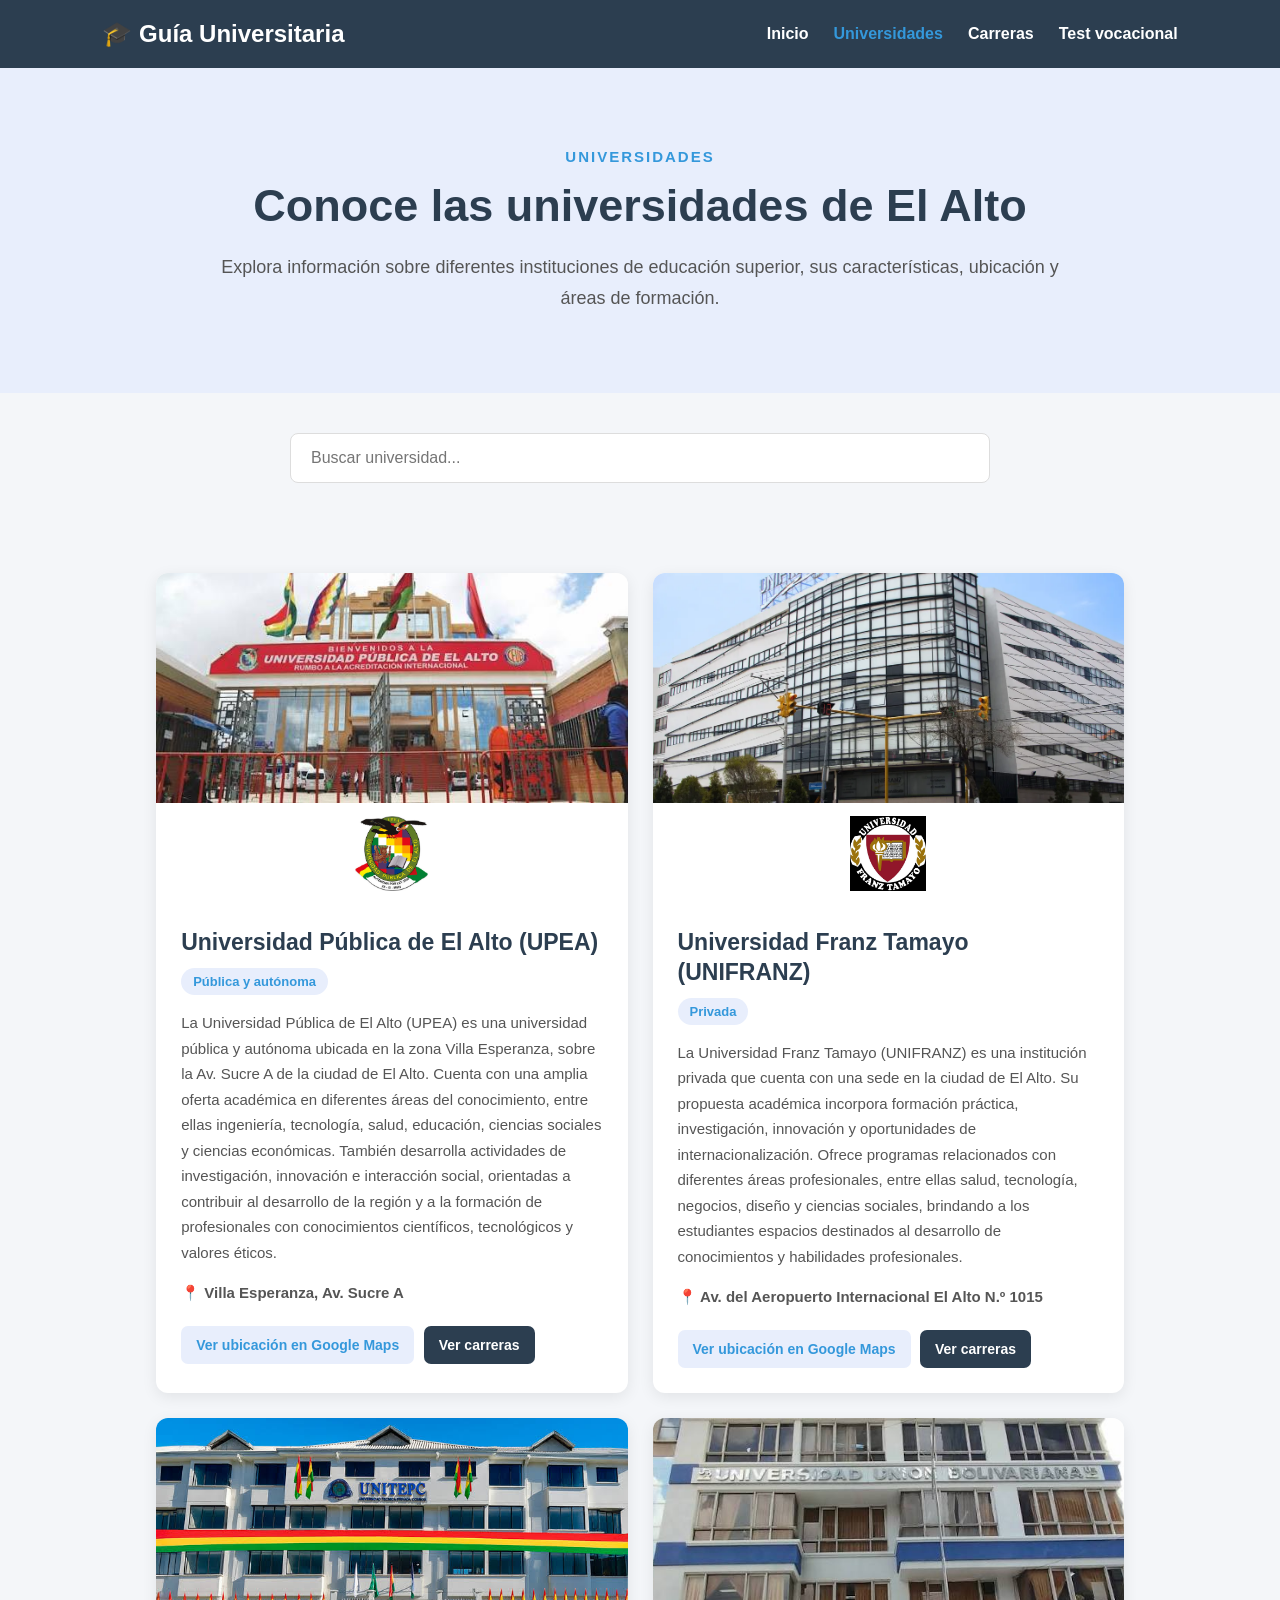
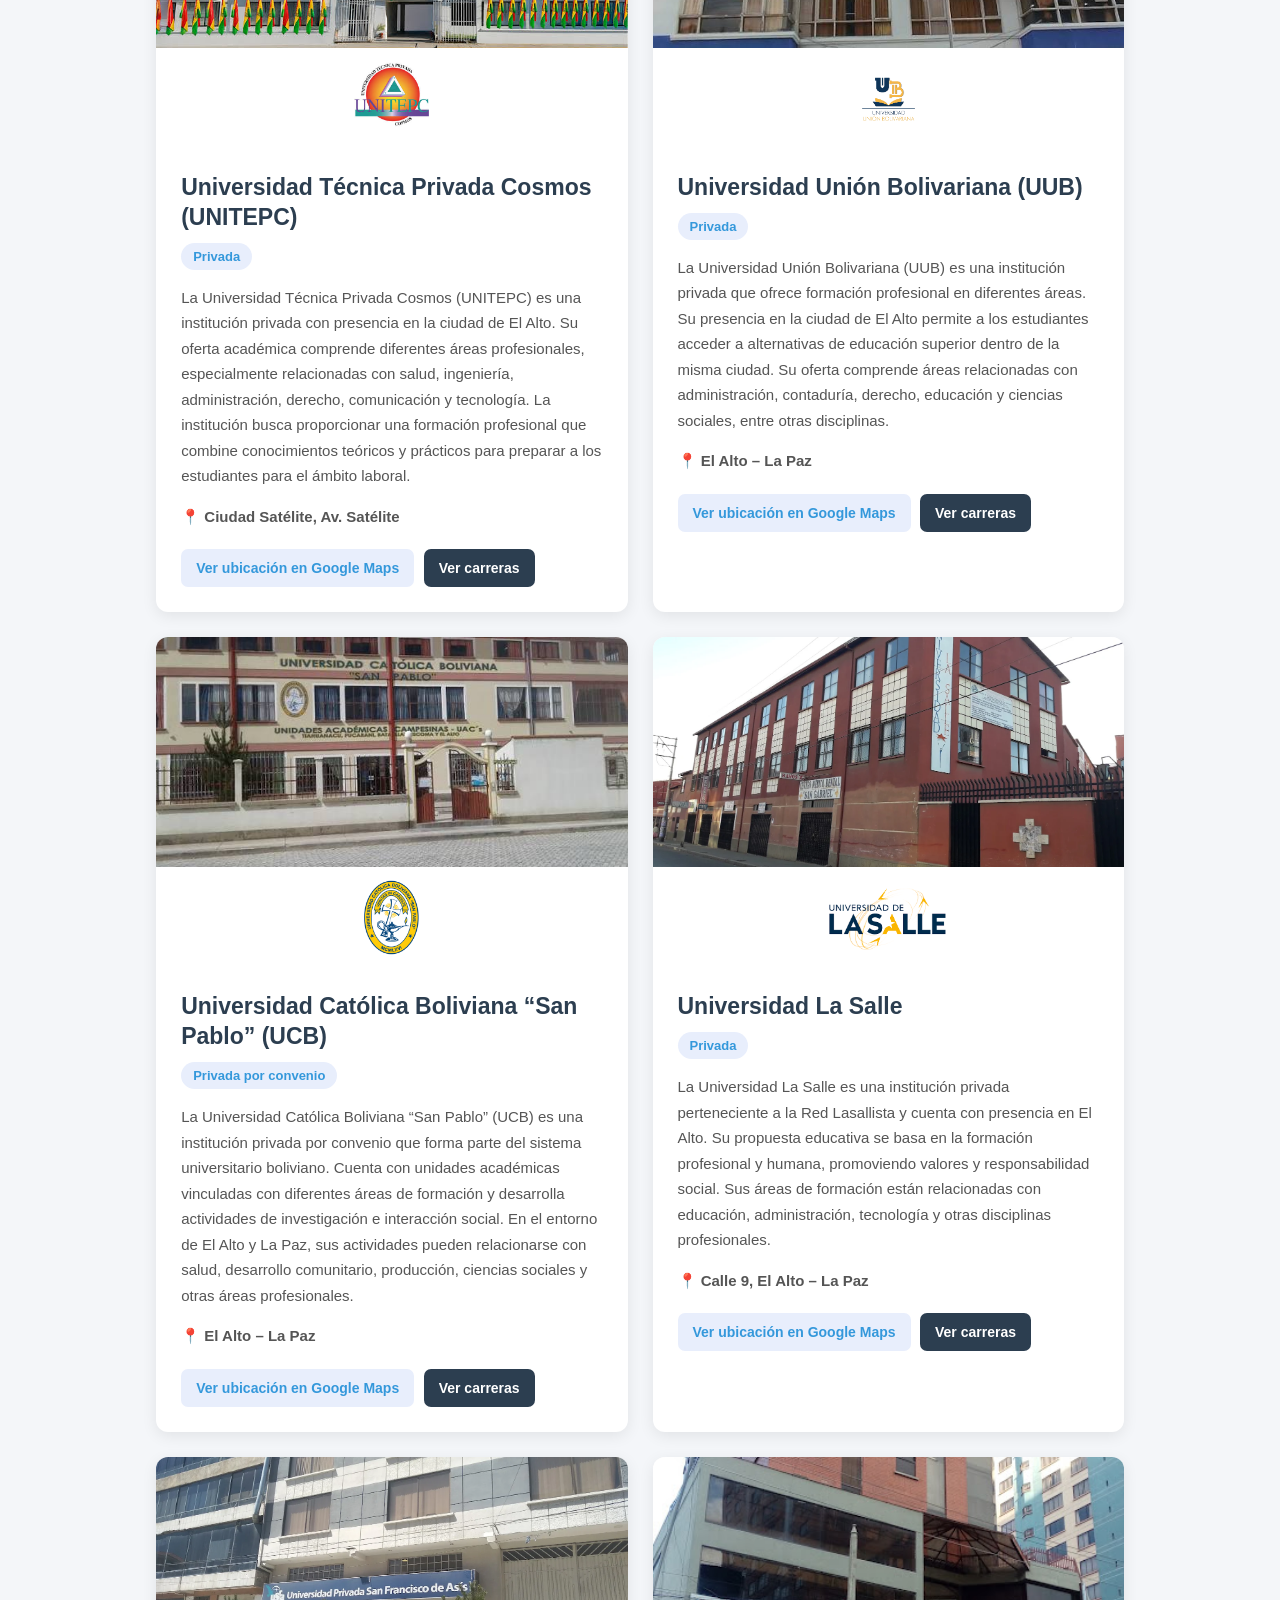
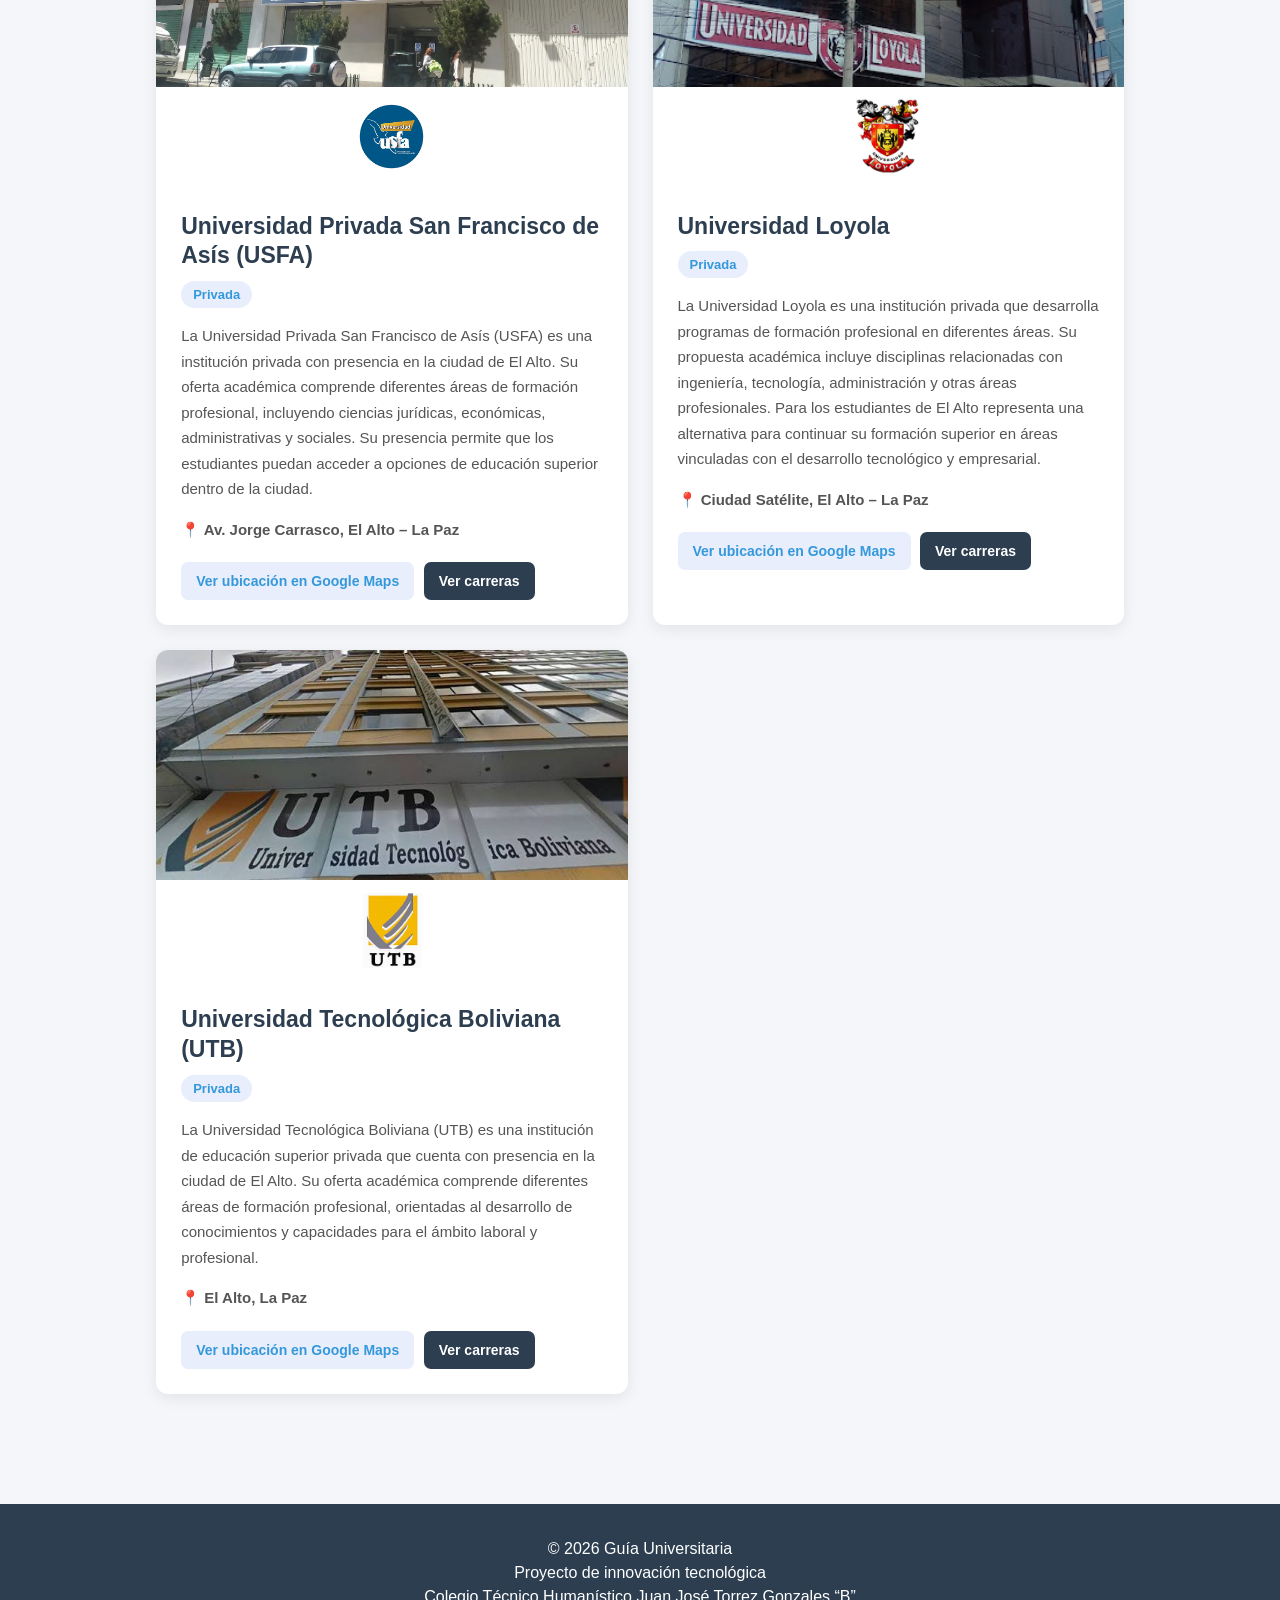
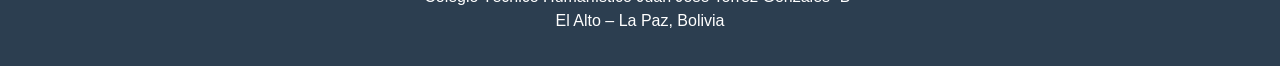
<file: sinfo/universidades.html>
<!DOCTYPE html>
<html lang="es">

<head>
    <meta charset="UTF-8">
    <meta name="viewport" content="width=device-width, initial-scale=1.0">
    <title>Universidades - Guía Universitaria</title>
    <link rel="stylesheet" href="universidades.css">

</head>

<body>

    <header class="encabezado">

    <div class="logo">
        🎓 Guía Universitaria
    </div>

    <input type="checkbox" id="menu-toggle">
    <label for="menu-toggle" class="boton-menu">☰</label>

    <nav class="menu">

        <a href="index.html">Inicio</a>
        <a class="activo">Universidades</a>
        <a href="carreras.html">Carreras</a>
        <a href="test.html">Test vocacional</a>

    </nav>

</header>


    <main>

        <section class="encabezado-universidades">

            <div class="contenido-universidades">

                <p class="etiqueta">
                    UNIVERSIDADES
                </p>

                <h1>
                    Conoce las universidades de El Alto
                </h1>

                <p class="descripcion">
                    Explora información sobre diferentes instituciones
                    de educación superior, sus características,
                    ubicación y áreas de formación.
                </p>

            </div>

        </section>



        <section class="seccion-buscador">

            <input
                type="text"
                id="buscador"
                placeholder="Buscar universidad..."
            >

        </section>



        <section class="seccion-universidades">

            <div
                id="listaUniversidades"
                class="contenedor-universidades"
            >
                <article
                    class="universidad-card"
                    data-nombre="Universidad Pública de El Alto UPEA"
                >

                    <div class="imagen-edificio">

                        <img
                            src="imagenes/edfUpea.jpg"
                            alt="Edificio de la Universidad Pública de El Alto"
                        >

                    </div>


                    <div class="logo-universidad">

                        <img
                            src="imagenes/upea.jpg"
                            alt="Logo de la Universidad Pública de El Alto"
                        >

                    </div>


                    <div class="informacion-universidad">

                        <h2>
                            Universidad Pública de El Alto (UPEA)
                        </h2>

                        <span class="tipo">
                            Pública y autónoma
                        </span>

                        <p>
                            La Universidad Pública de El Alto (UPEA) es una universidad pública y autónoma ubicada en la zona Villa Esperanza, sobre la Av. Sucre A de la ciudad de El Alto. Cuenta con una amplia oferta académica en diferentes áreas del conocimiento, entre ellas ingeniería, tecnología, salud, educación, ciencias sociales y ciencias económicas. También desarrolla actividades de investigación, innovación e interacción social, orientadas a contribuir al desarrollo de la región y a la formación de profesionales con conocimientos científicos, tecnológicos y valores éticos.
                        </p>

                        <p class="direccion">
                            📍 Villa Esperanza, Av. Sucre A
                        </p>

                        <a
                            href="https://www.google.com/maps/search/?api=1&query=Universidad+Pública+de+El+Alto"
                            target="_blank"
                            class="boton-ubicacion"
                        >
                            Ver ubicación en Google Maps
                        </a>

                        <a
                            href="carreras/upea.html"
                            class="boton-carreras"
                        >
                            Ver carreras
                        </a>

                    </div>

                </article>

                <article
                    class="universidad-card"
                    data-nombre="Universidad Franz Tamayo UNIFRANZ"
                >

                    <div class="imagen-edificio">

                        <img
                            src="imagenes/edfunifranz.png"
                            alt="Edificio de la Universidad Franz Tamayo"
                        >

                    </div>


                    <div class="logo-universidad">

                        <img
                            src="imagenes/unifranz.jpeg"
                            alt="Logo de la Universidad Franz Tamayo"
                        >

                    </div>


                    <div class="informacion-universidad">

                        <h2>
                            Universidad Franz Tamayo (UNIFRANZ)
                        </h2>

                        <span class="tipo">
                            Privada
                        </span>

                        <p>
                            La Universidad Franz Tamayo (UNIFRANZ) es una institución privada que cuenta con una sede en la ciudad de El Alto. Su propuesta académica incorpora formación práctica, investigación, innovación y oportunidades de internacionalización. Ofrece programas relacionados con diferentes áreas profesionales, entre ellas salud, tecnología, negocios, diseño y ciencias sociales, brindando a los estudiantes espacios destinados al desarrollo de conocimientos y habilidades profesionales.
                        </p>

                        <p class="direccion">
                            📍 Av. del Aeropuerto Internacional El Alto N.º 1015
                        </p>

                        <a
                            href="https://www.google.com/maps/search/?api=1&query=Universidad+Franz+Tamayo+El+Alto"
                            target="_blank"
                            class="boton-ubicacion"
                        >
                            Ver ubicación en Google Maps
                        </a>

                        <a
                            href="carreras/unifranz.html"
                            class="boton-carreras"
                        >
                            Ver carreras
                        </a>

                    </div>

                </article>

                <article class="universidad-card" data-nombre="Universidad Técnica Privada Cosmos UNITEPC">

                    <div class="imagen-edificio">

                        <img
                            src="imagenes/edfUnitepc.png"
                            alt="Edificio de la Universidad Técnica Privada Cosmos"
                        >

                    </div>

                    <div class="logo-universidad">

                        <img
                            src="imagenes/unitepc.jpg"
                            alt="Logo de UNITEPC"
                        >

                    </div>

                    <div class="informacion-universidad">

                        <h2>
                            Universidad Técnica Privada Cosmos (UNITEPC)
                        </h2>

                        <span class="tipo">
                            Privada
                        </span>

                        <p>
                            La Universidad Técnica Privada Cosmos (UNITEPC) es una institución privada con presencia en la ciudad de El Alto. Su oferta académica comprende diferentes áreas profesionales, especialmente relacionadas con salud, ingeniería, administración, derecho, comunicación y tecnología. La institución busca proporcionar una formación profesional que combine conocimientos teóricos y prácticos para preparar a los estudiantes para el ámbito laboral.
                        </p>

                        <p class="direccion">
                            📍 Ciudad Satélite, Av. Satélite
                        </p>

                        <a
                            href="https://www.google.com/maps/search/?api=1&query=Universidad+Técnica+Privada+Cosmos+El+Alto"
                            target="_blank"
                            class="boton-ubicacion"
                        >
                            Ver ubicación en Google Maps
                        </a>

                        <a
                            href="carreras/unitepc.html"
                            class="boton-carreras"
                        >
                            Ver carreras
                        </a>

                    </div>

                </article>
                <article class="universidad-card" data-nombre="Universidad Unión Bolivariana UUB">

                    <div class="imagen-edificio">

                        <img
                            src="imagenes/edfUUB.png"
                            alt="Edificio de la Universidad Unión Bolivariana"
                        >

                    </div>


                    <div class="logo-universidad">

                        <img
                            src="imagenes/uub.png"
                            alt="Logo de la Universidad Unión Bolivariana"
                        >

                    </div>


                    <div class="informacion-universidad">

                        <h2>
                            Universidad Unión Bolivariana (UUB)
                        </h2>

                        <span class="tipo">
                            Privada
                        </span>

                        <p>
                            La Universidad Unión Bolivariana (UUB) es una institución privada que ofrece formación profesional en diferentes áreas. Su presencia en la ciudad de El Alto permite a los estudiantes acceder a alternativas de educación superior dentro de la misma ciudad. Su oferta comprende áreas relacionadas con administración, contaduría, derecho, educación y ciencias sociales, entre otras disciplinas.
                        </p>

                        <p class="direccion">
                            📍 El Alto – La Paz
                        </p>

                        <a
                            href="https://www.google.com/maps/search/?api=1&query=Universidad+Unión+Bolivariana+El+Alto"
                            target="_blank"
                            class="boton-ubicacion"
                        >
                            Ver ubicación en Google Maps
                        </a>

                        <a
                            href="carreras/uub.html"
                            class="boton-carreras"
                        >
                            Ver carreras
                        </a>

                    </div>

                </article>

            

                <article
                    class="universidad-card"
                    data-nombre="Universidad Católica Boliviana San Pablo UCB"
                >

                    <div class="imagen-edificio">

                        <img
                            src="imagenes/catolicaedf.png"
                            alt="Edificio de la Universidad Católica Boliviana"
                        >

                    </div>


                    <div class="logo-universidad">

                        <img
                            src="imagenes/ucb.png"
                            alt="Logo de la Universidad Católica Boliviana"
                        >

                    </div>


                    <div class="informacion-universidad">

                        <h2>
                            Universidad Católica Boliviana “San Pablo” (UCB)
                        </h2>

                        <span class="tipo">
                            Privada por convenio
                        </span>

                        <p>
                            La Universidad Católica Boliviana “San Pablo” (UCB) es una institución privada por convenio que forma parte del sistema universitario boliviano. Cuenta con unidades académicas vinculadas con diferentes áreas de formación y desarrolla actividades de investigación e interacción social. En el entorno de El Alto y La Paz, sus actividades pueden relacionarse con salud, desarrollo comunitario, producción, ciencias sociales y otras áreas profesionales.
                        </p>

                        <p class="direccion">
                            📍 El Alto – La Paz
                        </p>

                        <a
                            href="https://www.google.com/maps/search/?api=1&query=Universidad+Católica+Boliviana+San+Pablo+El+Alto"
                            target="_blank"
                            class="boton-ubicacion"
                        >
                            Ver ubicación en Google Maps
                        </a>

                        <a
                            href="carreras/catolica.html"
                            class="boton-carreras"
                        >
                            Ver carreras
                        </a>

                    </div>

                </article>
                

                <article
                    class="universidad-card"
                    data-nombre="Universidad La Salle"
                >

                    <div class="imagen-edificio">

                        <img
                            src="imagenes/lasalle.png"
                            alt="Edificio de la Universidad La Salle"
                        >

                    </div>


                    <div class="logo-universidad">

                        <img
                            src="imagenes/la salle.png"
                            alt="Logo de la Universidad La Salle"
                        >

                    </div>


                    <div class="informacion-universidad">

                        <h2>
                            Universidad La Salle
                        </h2>

                        <span class="tipo">
                            Privada
                        </span>

                        <p>
                            La Universidad La Salle es una institución privada perteneciente a la Red Lasallista y cuenta con presencia en El Alto. Su propuesta educativa se basa en la formación profesional y humana, promoviendo valores y responsabilidad social. Sus áreas de formación están relacionadas con educación, administración, tecnología y otras disciplinas profesionales.
                        </p>

                        <p class="direccion">
                            📍 Calle 9, El Alto – La Paz
                        </p>

                        <a
                            href="https://www.google.com/maps/search/?api=1&query=Universidad+La+Salle+El+Alto"
                            target="_blank"
                            class="boton-ubicacion"
                        >
                            Ver ubicación en Google Maps
                        </a>

                        <a
                            href="carreras/lasalle.html"
                            class="boton-carreras"
                        >
                            Ver carreras
                        </a>

                    </div>

                </article>


                <article
                    class="universidad-card"
                    data-nombre="Universidad Privada San Francisco de Asís USFA"
                >

                    <div class="imagen-edificio">

                        <img
                            src="imagenes/usfaedf.png"
                            alt="Edificio de la Universidad Privada San Francisco de Asís"
                        >

                    </div>


                    <div class="logo-universidad">

                        <img
                            src="imagenes/usfa.jpg"
                            alt="Logo de la Universidad Privada San Francisco de Asís"
                        >

                    </div>


                    <div class="informacion-universidad">

                        <h2>
                            Universidad Privada San Francisco de Asís (USFA)
                        </h2>

                        <span class="tipo">
                            Privada
                        </span>

                        <p>
                            La Universidad Privada San Francisco de Asís (USFA) es una institución privada con presencia en la ciudad de El Alto. Su oferta académica comprende diferentes áreas de formación profesional, incluyendo ciencias jurídicas, económicas, administrativas y sociales. Su presencia permite que los estudiantes puedan acceder a opciones de educación superior dentro de la ciudad.
                        </p>

                        <p class="direccion">
                            📍 Av. Jorge Carrasco, El Alto – La Paz
                        </p>

                        <a
                            href="https://www.google.com/maps/search/?api=1&query=Universidad+Privada+San+Francisco+de+Asís+El+Alto"
                            target="_blank"
                            class="boton-ubicacion"
                        >
                            Ver ubicación en Google Maps
                        </a>

                        <a
                            href="carreras/usfa.html"
                            class="boton-carreras"
                        >
                            Ver carreras
                        </a>

                    </div>

                </article>


                <article
                    class="universidad-card"
                    data-nombre="Universidad Loyola"
                >

                    <div class="imagen-edificio">

                        <img
                            src="imagenes/image.png"
                            alt="Edificio de la Universidad Loyola"
                        >

                    </div>


                    <div class="logo-universidad">

                        <img
                            src="imagenes/loyola.jpg"
                            alt="Logo de la Universidad Loyola"
                        >

                    </div>


                    <div class="informacion-universidad">

                        <h2>
                            Universidad Loyola
                        </h2>

                        <span class="tipo">
                            Privada
                        </span>

                        <p>
                            La Universidad Loyola es una institución privada que desarrolla programas de formación profesional en diferentes áreas. Su propuesta académica incluye disciplinas relacionadas con ingeniería, tecnología, administración y otras áreas profesionales. Para los estudiantes de El Alto representa una alternativa para continuar su formación superior en áreas vinculadas con el desarrollo tecnológico y empresarial.
                        </p>

                        <p class="direccion">
                            📍 Ciudad Satélite, El Alto – La Paz
                        </p>

                        <a
                            href="https://www.google.com/maps/search/?api=1&query=Universidad+Loyola+El+Alto"
                            target="_blank"
                            class="boton-ubicacion"
                        >
                            Ver ubicación en Google Maps
                        </a>

                        <a
                            href="carreras/loyola.html"
                            class="boton-carreras"
                        >
                            Ver carreras
                        </a>

                    </div>

                </article>


               <article
    class="universidad-card"
    data-nombre="Universidad Tecnológica Boliviana UTB"
>

    <div class="imagen-edificio">

        <img
            src="imagenes/utbedf.jpg"
            alt="Edificio de la Universidad Tecnológica Boliviana"
        >

    </div>

    <div class="logo-universidad">

        <img
            src="imagenes/logoutb.jpg"
            alt="Logo de la Universidad Tecnológica Boliviana"
        >

    </div>

    <div class="informacion-universidad">

        <h2>
            Universidad Tecnológica Boliviana (UTB)
        </h2>

        <span class="tipo">
            Privada
        </span>

        <p>
            La Universidad Tecnológica Boliviana (UTB) es una institución de educación superior privada que cuenta con presencia en la ciudad de El Alto. Su oferta académica comprende diferentes áreas de formación profesional, orientadas al desarrollo de conocimientos y capacidades para el ámbito laboral y profesional.
        </p>

        <p class="direccion">
            📍 El Alto, La Paz
        </p>

        <a
            href="https://www.google.com/maps/search/?api=1&query=Universidad+Tecnológica+Boliviana+El+Alto"
            target="_blank"
            class="boton-ubicacion"
        >
            Ver ubicación en Google Maps
        </a>

        <a
            href="carreras/utb.html"
            class="boton-carreras"
        >
            Ver carreras
        </a>

    </div>

</article>


            </div>

        </section>

    </main>

    <footer>

        <p>
            © 2026 Guía Universitaria
        </p>

        <p>
            Proyecto de innovación tecnológica
        </p>

        <p>
            Colegio Técnico Humanístico Juan José Torrez Gonzales “B”
        </p>

        <p>
            El Alto – La Paz, Bolivia
        </p>

    </footer>


    <script src="universidades.js"></script>

</body>

</html>
</file>
<file: sinfo/carreras.css>
* {
    margin: 0;
    padding: 0;
    box-sizing: border-box;
}

html {
    scroll-behavior: smooth;
}

body {
    font-family: Arial, Helvetica, sans-serif;
    background-color: #f4f6f9;
    color: #333;
}

.encabezado {
    width: 100%;
    display: flex;
    justify-content: space-between;
    align-items: center;
    padding: 20px 8%;
    background-color: #2c3e50;
    color: white;
    position: sticky;
    top: 0;
    z-index: 1000;
}

.logo {
    font-size: 24px;
    font-weight: bold;
}

.menu {
    display: flex;
    gap: 25px;
}

.menu a {
    color: white;
    text-decoration: none;
    font-size: 16px;
    font-weight: bold;
    transition: 0.3s;
}

.menu a:hover {
    color: #3498db;
}

#menu-toggle {
    display: none;
}

.boton-menu {
    display: none;
    font-size: 30px;
    color: white;
    cursor: pointer;
    padding: 5px;
    line-height: 1;
}

.hero-carreras {
    padding: 100px 8%;
    background: linear-gradient(135deg, #e8eefc, #f4f6f9);
    text-align: center;
}

.contenido-hero {
    max-width: 850px;
    margin: auto;
}

.etiqueta {
    color: #3498db;
    font-size: 14px;
    font-weight: bold;
    letter-spacing: 3px;
}

.contenido-hero h1 {
    color: #2c3e50;
    font-size: 50px;
    margin: 20px 0;
}

.contenido-hero p {
    max-width: 750px;
    margin: auto;
    color: #555;
    font-size: 18px;
    line-height: 1.7;
}

.seccion-explorar {
    max-width: 1150px;
    margin: auto;
    padding: 70px 8% 30px;
}

.titulo-seccion {
    text-align: center;
    margin-bottom: 35px;
}

.titulo-seccion span {
    color: #3498db;
    font-size: 14px;
    font-weight: bold;
    letter-spacing: 2px;
}

.titulo-seccion h2 {
    color: #2c3e50;
    font-size: 34px;
    margin: 12px 0;
}

.titulo-seccion p {
    color: #666;
    line-height: 1.6;
}

.filtros {
    display: grid;
    grid-template-columns: 2fr 1fr 1fr;
    gap: 18px;
    background-color: white;
    padding: 25px;
    border-radius: 15px;
    box-shadow: 0 4px 15px rgba(0, 0, 0, 0.07);
}

.buscador,
.filtro {
    display: flex;
    flex-direction: column;
    gap: 8px;
}

.buscador label,
.filtro label {
    color: #2c3e50;
    font-size: 14px;
    font-weight: bold;
}

.buscador input,
.filtro select {
    width: 100%;
    padding: 14px 16px;
    border: 1px solid #ddd;
    border-radius: 8px;
    background-color: white;
    color: #333;
    font-size: 15px;
    outline: none;
}

.buscador input:focus,
.filtro select:focus {
    border-color: #3498db;
}

.seccion-resultados {
    max-width: 1150px;
    margin: auto;
    padding: 40px 8% 80px;
}

.encabezado-resultados {
    display: flex;
    justify-content: space-between;
    align-items: end;
    margin-bottom: 30px;
}

.encabezado-resultados span {
    color: #3498db;
    font-size: 13px;
    font-weight: bold;
    letter-spacing: 2px;
}

.encabezado-resultados h2 {
    color: #2c3e50;
    font-size: 30px;
    margin-top: 8px;
}

#contador-carreras {
    color: #777;
    font-size: 15px;
}

.contenedor-carreras {
    display: grid;
    grid-template-columns: repeat(2, 1fr);
    gap: 22px;
}

.carrera-card {
    display: flex;
    gap: 20px;
    padding: 28px;
    background-color: white;
    border-radius: 15px;
    box-shadow: 0 4px 15px rgba(0, 0, 0, 0.07);
    transition: 0.3s;
}

.carrera-card:hover {
    transform: translateY(-4px);
    box-shadow: 0 8px 22px rgba(0, 0, 0, 0.11);
}

.icono-carrera {
    width: 58px;
    height: 58px;
    min-width: 58px;
    display: flex;
    justify-content: center;
    align-items: center;
    background-color: #e8eefc;
    border-radius: 12px;
    font-size: 27px;
}

.contenido-card {
    flex: 1;
}

.area {
    color: #3498db;
    font-size: 12px;
    font-weight: bold;
    text-transform: uppercase;
    letter-spacing: 1px;
}

.contenido-card h3 {
    color: #2c3e50;
    font-size: 22px;
    margin: 9px 0 10px;
}

.contenido-card p {
    color: #666;
    font-size: 14px;
    line-height: 1.6;
}

.universidades {
    display: flex;
    flex-wrap: wrap;
    gap: 7px;
    margin-top: 18px;
}

.universidades span {
    padding: 6px 9px;
    background-color: #f0f3f7;
    border-radius: 6px;
    color: #555;
    font-size: 11px;
    font-weight: bold;
}

.sin-resultados {
    display: none;
    text-align: center;
    padding: 60px 20px;
}

.icono-sin-resultados {
    font-size: 40px;
    margin-bottom: 15px;
}

.sin-resultados h3 {
    color: #2c3e50;
    font-size: 24px;
    margin-bottom: 10px;
}

.sin-resultados p {
    color: #777;
}

.seccion-orientacion {
    padding: 80px 8%;
    background-color: #2c3e50;
    text-align: center;
}

.contenido-orientacion {
    max-width: 750px;
    margin: auto;
}

.contenido-orientacion span {
    color: #64b5f6;
    font-size: 13px;
    font-weight: bold;
    letter-spacing: 2px;
}

.contenido-orientacion h2 {
    color: white;
    font-size: 34px;
    margin: 15px 0;
}

.contenido-orientacion p {
    color: #d7dde3;
    line-height: 1.7;
    margin-bottom: 30px;
}

.contenido-orientacion a {
    display: inline-block;
    padding: 14px 25px;
    background-color: #3498db;
    color: white;
    text-decoration: none;
    border-radius: 8px;
    font-weight: bold;
    transition: 0.3s;
}

.contenido-orientacion a:hover {
    background-color: #2980b9;
}

footer {
    padding: 30px;
    background-color: #1f2d3a;
    color: white;
    text-align: center;
}

footer p {
    margin: 6px;
}

@media (max-width: 850px) {

    .boton-menu {
        display: block;
    }

    .menu {
        position: absolute;
        top: 100%;
        right: 15px;
        width: 250px;
        display: flex;
        flex-direction: column;
        gap: 6px;
        padding: 12px;
        background: linear-gradient(
            180deg,
            #1e3a5f,
            #28527a
        );
        border-radius: 0 0 16px 16px;
        box-shadow: 0 10px 25px rgba(0, 0, 0, 0.25);
        opacity: 0;
        visibility: hidden;
        transform: translateY(-15px);
        transition: 0.3s;
    }

    #menu-toggle:checked ~ .menu {
        opacity: 1;
        visibility: visible;
        transform: translateY(0);
    }

    .menu a {
        padding: 14px 18px;
        border-radius: 10px;
    }

    .menu a:hover {
        background-color: rgba(255, 255, 255, 0.15);
    }

    .filtros {
        grid-template-columns: 1fr;
    }

    .contenedor-carreras {
        grid-template-columns: 1fr;
    }

}

@media (max-width: 550px) {

    .encabezado {
        padding: 18px 5%;
    }

    .logo {
        font-size: 20px;
    }

    .hero-carreras {
        padding: 70px 5%;
    }

    .contenido-hero h1 {
        font-size: 36px;
    }

    .contenido-hero p {
        font-size: 16px;
    }

    .seccion-explorar,
    .seccion-resultados {
        padding-left: 5%;
        padding-right: 5%;
    }

    .titulo-seccion h2 {
        font-size: 28px;
    }

    .encabezado-resultados {
        display: block;
    }

    #contador-carreras {
        margin-top: 10px;
    }

    .carrera-card {
        padding: 22px;
    }

    .icono-carrera {
        width: 48px;
        height: 48px;
        min-width: 48px;
        font-size: 22px;
    }

    .contenido-card h3 {
        font-size: 19px;
    }

    .seccion-orientacion {
        padding: 60px 5%;
    }

    .contenido-orientacion h2 {
        font-size: 28px;
    }

}
</file>
<file: sinfo/test.css>
* {
    margin: 0;
    padding: 0;
    box-sizing: border-box;
}

html {
    scroll-behavior: smooth;
}

body {
    font-family: Arial, Helvetica, sans-serif;
    background-color: #f4f6f9;
    color: #333;
}

.encabezado {
    width: 100%;
    display: flex;
    justify-content: space-between;
    align-items: center;
    padding: 20px 8%;
    background-color: #2c3e50;
    color: white;
    position: sticky;
    top: 0;
    z-index: 1000;
}

.logo {
    font-size: 24px;
    font-weight: bold;
}

.menu {
    display: flex;
    gap: 25px;
}

.menu a {
    color: white;
    text-decoration: none;
    font-size: 16px;
    font-weight: bold;
    transition: 0.3s;
}

.menu a:hover {
    color: #3498db;
}

.menu a.activo {
    color: #3498db;
}

#menu-toggle {
    display: none;
}

.boton-menu {
    display: none;
}

.portada {
    padding: 80px 8%;
    background-color: #e8eefc;
    text-align: center;
}

.portada span {
    color: #3498db;
    font-size: 14px;
    font-weight: bold;
    letter-spacing: 2px;
}

.portada h1 {
    margin: 15px 0 20px;
    color: #2c3e50;
    font-size: 45px;
}

.portada p {
    max-width: 800px;
    margin: auto;
    color: #555;
    font-size: 18px;
    line-height: 1.7;
}

.contenedor {
    width: 100%;
    max-width: 900px;
    margin: 50px auto;
    padding: 0 20px;
}

#quizForm {
    display: flex;
    flex-direction: column;
    gap: 25px;
}

.pregunta {
    padding: 30px;
    background-color: white;
    border-radius: 14px;
    box-shadow: 0 4px 15px rgba(0, 0, 0, 0.08);
}

.pregunta h2 {
    margin-bottom: 22px;
    color: #2c3e50;
    font-size: 21px;
    line-height: 1.4;
}

.pregunta label {
    display: block;
    padding: 15px 18px;
    margin-bottom: 12px;
    border: 1px solid #e1e5ea;
    border-radius: 10px;
    background-color: #fafbfc;
    color: #444;
    font-size: 16px;
    line-height: 1.5;
    cursor: pointer;
    transition: 0.25s;
}

.pregunta label:hover {
    border-color: #3498db;
    background-color: #f0f7fd;
}

.pregunta input[type="radio"] {
    margin-right: 10px;
    accent-color: #3498db;
}

.boton-resultado {
    width: 100%;
    padding: 17px 25px;
    margin-top: 10px;
    border: none;
    border-radius: 10px;
    background-color: #3498db;
    color: white;
    font-size: 17px;
    font-weight: bold;
    cursor: pointer;
    transition: 0.3s;
}

.boton-resultado:hover {
    background-color: #2980b9;
    transform: translateY(-2px);
}

.resultado {
    display: none;
    padding: 45px;
    background-color: white;
    border-radius: 18px;
    box-shadow: 0 5px 20px rgba(0, 0, 0, 0.08);
    text-align: center;
}

.etiqueta {
    color: #3498db;
    font-size: 14px;
    font-weight: bold;
    letter-spacing: 2px;
}

.resultado h2 {
    margin-top: 15px;
    color: #555;
    font-size: 22px;
}

#tituloCarrera {
    margin: 15px 0 20px;
    color: #2c3e50;
    font-size: 36px;
    line-height: 1.3;
}

#descripcionCarrera {
    max-width: 700px;
    margin: auto;
    color: #555;
    font-size: 17px;
    line-height: 1.8;
}

.carrera-destacada {
    max-width: 700px;
    margin: 30px auto;
    padding: 25px;
    background-color: #eaf4fc;
    border-left: 5px solid #3498db;
    border-radius: 10px;
    text-align: left;
}

.carrera-destacada h4 {
    margin-bottom: 10px;
    color: #2c3e50;
    font-size: 18px;
}

.carrera-destacada p {
    color: #555;
    line-height: 1.6;
}

.titulo-relacionadas {
    margin: 30px 0 20px;
    color: #2c3e50;
    font-size: 21px;
}

#carrerasRelacionadas {
    display: grid;
    grid-template-columns: repeat(2, 1fr);
    gap: 15px;
    margin-bottom: 30px;
}

.tarjeta-relacionada {
    padding: 18px;
    background-color: #f4f6f9;
    border-left: 4px solid #3498db;
    border-radius: 10px;
    text-align: left;
}

.tarjeta-relacionada p {
    color: #2c3e50;
    font-weight: bold;
    line-height: 1.4;
}

.boton-universidades,
.boton-repetir {
    padding: 14px 24px;
    margin: 5px;
    border: none;
    border-radius: 9px;
    color: white;
    font-size: 16px;
    font-weight: bold;
    cursor: pointer;
    transition: 0.3s;
}

.boton-universidades {
    background-color: #3498db;
}

.boton-universidades:hover {
    background-color: #2980b9;
    transform: translateY(-2px);
}

.boton-repetir {
    background-color: #2c3e50;
}

.boton-repetir:hover {
    background-color: #1f2d3a;
    transform: translateY(-2px);
}

footer {
    margin-top: 70px;
    padding: 30px;
    background-color: #2c3e50;
    color: white;
    text-align: center;
}

footer p {
    margin: 6px;
}

@media (max-width: 768px) {

    .encabezado {
        position: relative;
    }

    .boton-menu {
        display: block;
        position: relative;
        z-index: 1101;
        font-size: 30px;
        color: white;
        cursor: pointer;
        padding: 5px;
        line-height: 1;
        transition: transform 0.3s ease;
    }

    .boton-menu:hover {
        transform: scale(1.1);
    }

    .menu {
        position: absolute;
        top: 100%;
        right: 15px;
        width: 250px;
        display: flex;
        flex-direction: column;
        gap: 6px;
        padding: 12px;
        background: linear-gradient(
            180deg,
            #1e3a5f,
            #28527a
        );
        border-radius: 0 0 16px 16px;
        box-shadow: 0 10px 25px rgba(0, 0, 0, 0.25);
        opacity: 0;
        visibility: hidden;
        transform: translateY(-15px) scale(0.97);
        transform-origin: top right;
        transition:
            opacity 0.3s ease,
            transform 0.3s ease,
            visibility 0.3s ease;
    }

    #menu-toggle:checked ~ .menu {
        opacity: 1;
        visibility: visible;
        transform: translateY(0) scale(1);
    }

    .menu a {
        color: white;
        padding: 14px 18px;
        border-radius: 10px;
        font-size: 17px;
        font-weight: 500;
        text-align: left;
        opacity: 0;
        transform: translateY(-18px);
        transition:
            opacity 0.35s ease,
            transform 0.35s ease,
            background 0.25s ease;
    }

    #menu-toggle:checked ~ .menu a {
        opacity: 1;
        transform: translateY(0);
    }

    #menu-toggle:checked ~ .menu a:nth-child(1) {
        transition-delay: 0.05s;
    }

    #menu-toggle:checked ~ .menu a:nth-child(2) {
        transition-delay: 0.12s;
    }

    #menu-toggle:checked ~ .menu a:nth-child(3) {
        transition-delay: 0.19s;
    }

    #menu-toggle:checked ~ .menu a:nth-child(4) {
        transition-delay: 0.26s;
    }

    .menu a:hover {
        background: rgba(255, 255, 255, 0.15);
        transform: translateX(5px);
    }

    .menu a.activo {
        background: rgba(255, 255, 255, 0.22);
        color: white;
        font-weight: bold;
    }

    .portada {
        padding: 60px 5%;
    }

    .portada h1 {
        font-size: 34px;
    }

    .portada p {
        font-size: 16px;
    }

    .contenedor {
        margin: 30px auto;
        padding: 0 15px;
    }

    .pregunta {
        padding: 23px;
    }

    .pregunta h2 {
        font-size: 19px;
    }

    .pregunta label {
        padding: 14px;
        font-size: 15px;
    }

    .resultado {
        padding: 30px 20px;
    }

    .resultado h2 {
        font-size: 19px;
    }

    #tituloCarrera {
        font-size: 28px;
    }

    #descripcionCarrera {
        font-size: 15px;
    }

    #carrerasRelacionadas {
        grid-template-columns: 1fr;
    }

    .boton-universidades,
    .boton-repetir {
        width: 100%;
        margin: 6px 0;
    }
}

@media (max-width: 500px) {

    .logo {
        font-size: 20px;
    }

    .encabezado {
        padding: 18px 5%;
    }

    .boton-menu {
        font-size: 28px;
    }

    .menu {
        right: 10px;
        width: 230px;
    }

    .menu a {
        padding: 13px 16px;
        font-size: 16px;
    }

    .portada h1 {
        font-size: 29px;
    }

    .pregunta {
        padding: 20px;
    }

    .pregunta h2 {
        font-size: 18px;
    }

    .pregunta label {
        font-size: 14px;
    }

    .resultado {
        padding: 25px 16px;
    }

    #tituloCarrera {
        font-size: 24px;
    }

    .carrera-destacada {
        padding: 20px;
    }
}

.titulo-universidades {
    margin-top: 35px;
    margin-bottom: 20px;
    color: #2c3e50;
    font-size: 20px;
}

.universidades-resultado {
    display: grid;
    grid-template-columns: repeat(2, 1fr);
    gap: 15px;
    margin-bottom: 30px;
}

.tarjeta-universidad-resultado {
    padding: 20px;
    background-color: #f4f6f9;
    border: 1px solid #e1e5ea;
    border-radius: 12px;
}

.tarjeta-universidad-resultado h5 {
    margin-bottom: 12px;
    color: #2c3e50;
    font-size: 16px;
}

.tarjeta-universidad-resultado a {
    display: inline-block;
    padding: 9px 14px;
    background-color: #3498db;
    color: white;
    text-decoration: none;
    border-radius: 7px;
    font-size: 14px;
}

.tarjeta-universidad-resultado a:hover {
    background-color: #2980b9;
}

@media (max-width: 600px) {
    .universidades-resultado {
        grid-template-columns: 1fr;
    }
}
</file>
<file: sinfo/universidades.css>
* {
    margin: 0;
    padding: 0;
    box-sizing: border-box;
}

html {
    scroll-behavior: smooth;
}

body {
    font-family: Arial, Helvetica, sans-serif;
    background-color: #f4f6f9;
    color: #333;
}

.encabezado {
    width: 100%;
    display: flex;
    justify-content: space-between;
    align-items: center;
    padding: 20px 8%;
    background-color: #2c3e50;
    color: white;
    position: sticky;
    top: 0;
    z-index: 1000;
}

.logo {
    font-size: 24px;
    font-weight: bold;
}

.menu {
    display: flex;
    gap: 25px;
}

.menu a {
    color: white;
    text-decoration: none;
    font-size: 16px;
    font-weight: bold;
    transition: 0.3s;
}

.menu a:hover {
    color: #3498db;
}

.menu .activo {
    color: #3498db;
}

.encabezado-universidades {
    padding: 80px 8%;
    background-color: #e8eefc;
    text-align: center;
}

.contenido-universidades {
    max-width: 850px;
    margin: auto;
}

.etiqueta {
    color: #3498db;
    font-size: 15px;
    font-weight: bold;
    letter-spacing: 2px;
    margin-bottom: 15px;
}

.contenido-universidades h1 {
    font-size: 45px;
    color: #2c3e50;
    margin-bottom: 20px;
}

.descripcion {
    font-size: 18px;
    line-height: 1.7;
    color: #555;
}

.seccion-buscador {
    padding: 40px 8% 10px;
    text-align: center;
}

#buscador {
    width: 100%;
    max-width: 700px;
    padding: 15px 20px;
    border: 1px solid #ddd;
    border-radius: 8px;
    font-size: 16px;
    outline: none;
}

#buscador:focus {
    border-color: #3498db;
}

.seccion-universidades {
    padding: 50px 8% 80px;
}

.contenedor-universidades {
    display: grid;
    grid-template-columns: repeat(2, 1fr);
    gap: 25px;
    width: 90%;
    max-width: 1100px;
    margin: 30px auto;
}

.universidad-card {
    width: 100%;
    min-height: 300px;
    background-color: white;
    border-radius: 12px;
    overflow: hidden;
    box-shadow: 0 4px 15px rgba(0, 0, 0, 0.08);
    transition: 0.3s;
    display: flex;
    flex-direction: column;
}

.universidad-card:hover {
    transform: translateY(-5px);
    box-shadow: 0 8px 20px rgba(0, 0, 0, 0.12);
}

.imagen-edificio {
    width: 100%;
    height: 230px;
    overflow: hidden;
    background-color: #e5e5e5;
}

.imagen-edificio img {
    width: 100%;
    height: 100%;
    object-fit: cover;
    display: block;
}

.logo-universidad {
    width: 100%;
    height: 100px;
    display: flex;
    justify-content: center;
    align-items: center;
    padding: 15px;
    background-color: white;
}

.logo-universidad img {
    max-width: 160px;
    max-height: 75px;
    object-fit: contain;
}

.informacion-universidad {
    padding: 25px;
    flex: 1;
}

.informacion-universidad h2 {
    color: #2c3e50;
    font-size: 23px;
    line-height: 1.3;
    margin-bottom: 10px;
}

.tipo {
    display: inline-block;
    margin-bottom: 15px;
    padding: 6px 12px;
    background-color: #e8eefc;
    color: #3498db;
    border-radius: 20px;
    font-size: 13px;
    font-weight: bold;
}

.informacion-universidad p {
    color: #555;
    font-size: 15px;
    line-height: 1.7;
    margin-bottom: 15px;
}

.direccion {
    font-weight: bold;
    color: #2c3e50;
    margin-top: 15px;
}

.boton-ubicacion,
.boton-carreras {
    display: inline-block;
    padding: 11px 15px;
    margin-top: 5px;
    margin-right: 5px;
    border-radius: 7px;
    text-decoration: none;
    font-size: 14px;
    font-weight: bold;
    transition: 0.3s;
}

.boton-ubicacion {
    background-color: #e8eefc;
    color: #3498db;
}

.boton-ubicacion:hover {
    background-color: #d9e4fa;
}

.boton-carreras {
    background-color: #2c3e50;
    color: white;
}

.boton-carreras:hover {
    background-color: #1f2d3a;
}

footer {
    padding: 30px;
    background-color: #2c3e50;
    color: white;
    text-align: center;
}

footer p {
    margin: 6px;
}

#menu-toggle {
    display: none;
}

.boton-menu {
    display: none;
    font-size: 30px;
    color: white;
    cursor: pointer;
    padding: 5px;
    line-height: 1;
    transition: transform 0.3s ease;
}

.boton-menu:hover {
    transform: scale(1.1);
}

@media (max-width: 768px) {

    .encabezado {
        position: relative;
    }

    .boton-menu {
        display: block;
        position: relative;
        z-index: 1101;
    }

    .menu {
        position: absolute;
        top: 100%;
        right: 15px;
        width: 250px;
        display: flex;
        flex-direction: column;
        gap: 6px;
        padding: 12px;
        background: linear-gradient(
            180deg,
            #1e3a5f,
            #28527a
        );
        border-radius: 0 0 16px 16px;
        box-shadow: 0 10px 25px rgba(0, 0, 0, 0.25);
        opacity: 0;
        visibility: hidden;
        transform: translateY(-15px) scale(0.97);
        transform-origin: top right;
        transition:
            opacity 0.3s ease,
            transform 0.3s ease,
            visibility 0.3s ease;
    }

    #menu-toggle:checked ~ .menu {
        opacity: 1;
        visibility: visible;
        transform: translateY(0) scale(1);
    }

    .menu a {
        color: white;
        text-decoration: none;
        padding: 14px 18px;
        border-radius: 10px;
        font-size: 17px;
        font-weight: 500;
        text-align: left;
        opacity: 0;
        transform: translateY(-18px);
        transition:
            opacity 0.35s ease,
            transform 0.35s ease,
            background 0.25s ease;
    }

    #menu-toggle:checked ~ .menu a {
        opacity: 1;
        transform: translateY(0);
    }

    #menu-toggle:checked ~ .menu a:nth-child(1) {
        transition-delay: 0.05s;
    }

    #menu-toggle:checked ~ .menu a:nth-child(2) {
        transition-delay: 0.12s;
    }

    #menu-toggle:checked ~ .menu a:nth-child(3) {
        transition-delay: 0.19s;
    }

    #menu-toggle:checked ~ .menu a:nth-child(4) {
        transition-delay: 0.26s;
    }

    .menu a:hover {
        background: rgba(255, 255, 255, 0.15);
        transform: translateX(5px);
    }

    .menu a.activo {
        background: rgba(255, 255, 255, 0.22);
        color: white;
        font-weight: bold;
    }

    .contenedor-universidades {
        grid-template-columns: 1fr;
        width: 90%;
    }

    .contenido-universidades h1 {
        font-size: 35px;
    }

    .seccion-universidades {
        padding-left: 5%;
        padding-right: 5%;
    }
}

@media (max-width: 500px) {

    .logo {
        font-size: 20px;
    }

    .informacion-universidad {
        padding: 20px;
    }

    .informacion-universidad h2 {
        font-size: 21px;
    }

    .boton-ubicacion,
    .boton-carreras {
        display: block;
        text-align: center;
        margin-right: 0;
        margin-bottom: 8px;
    }
}
</file>
